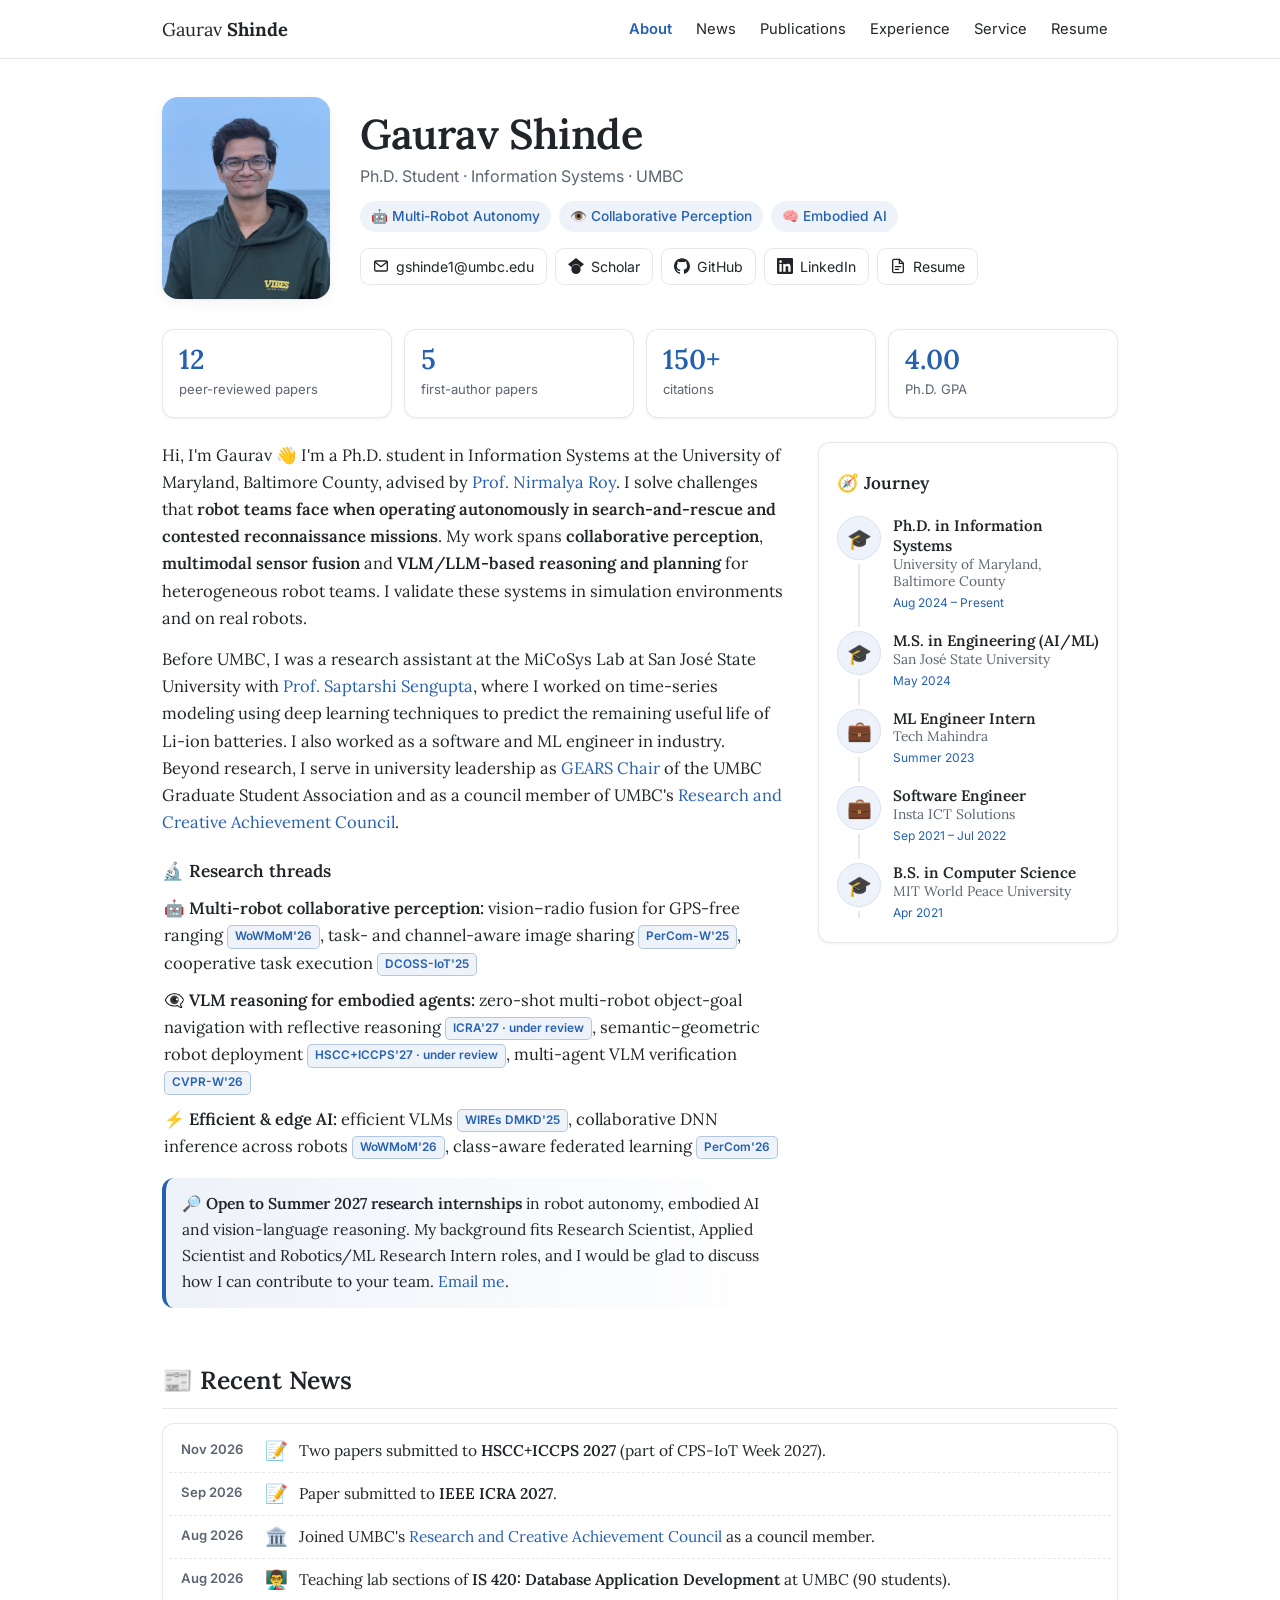
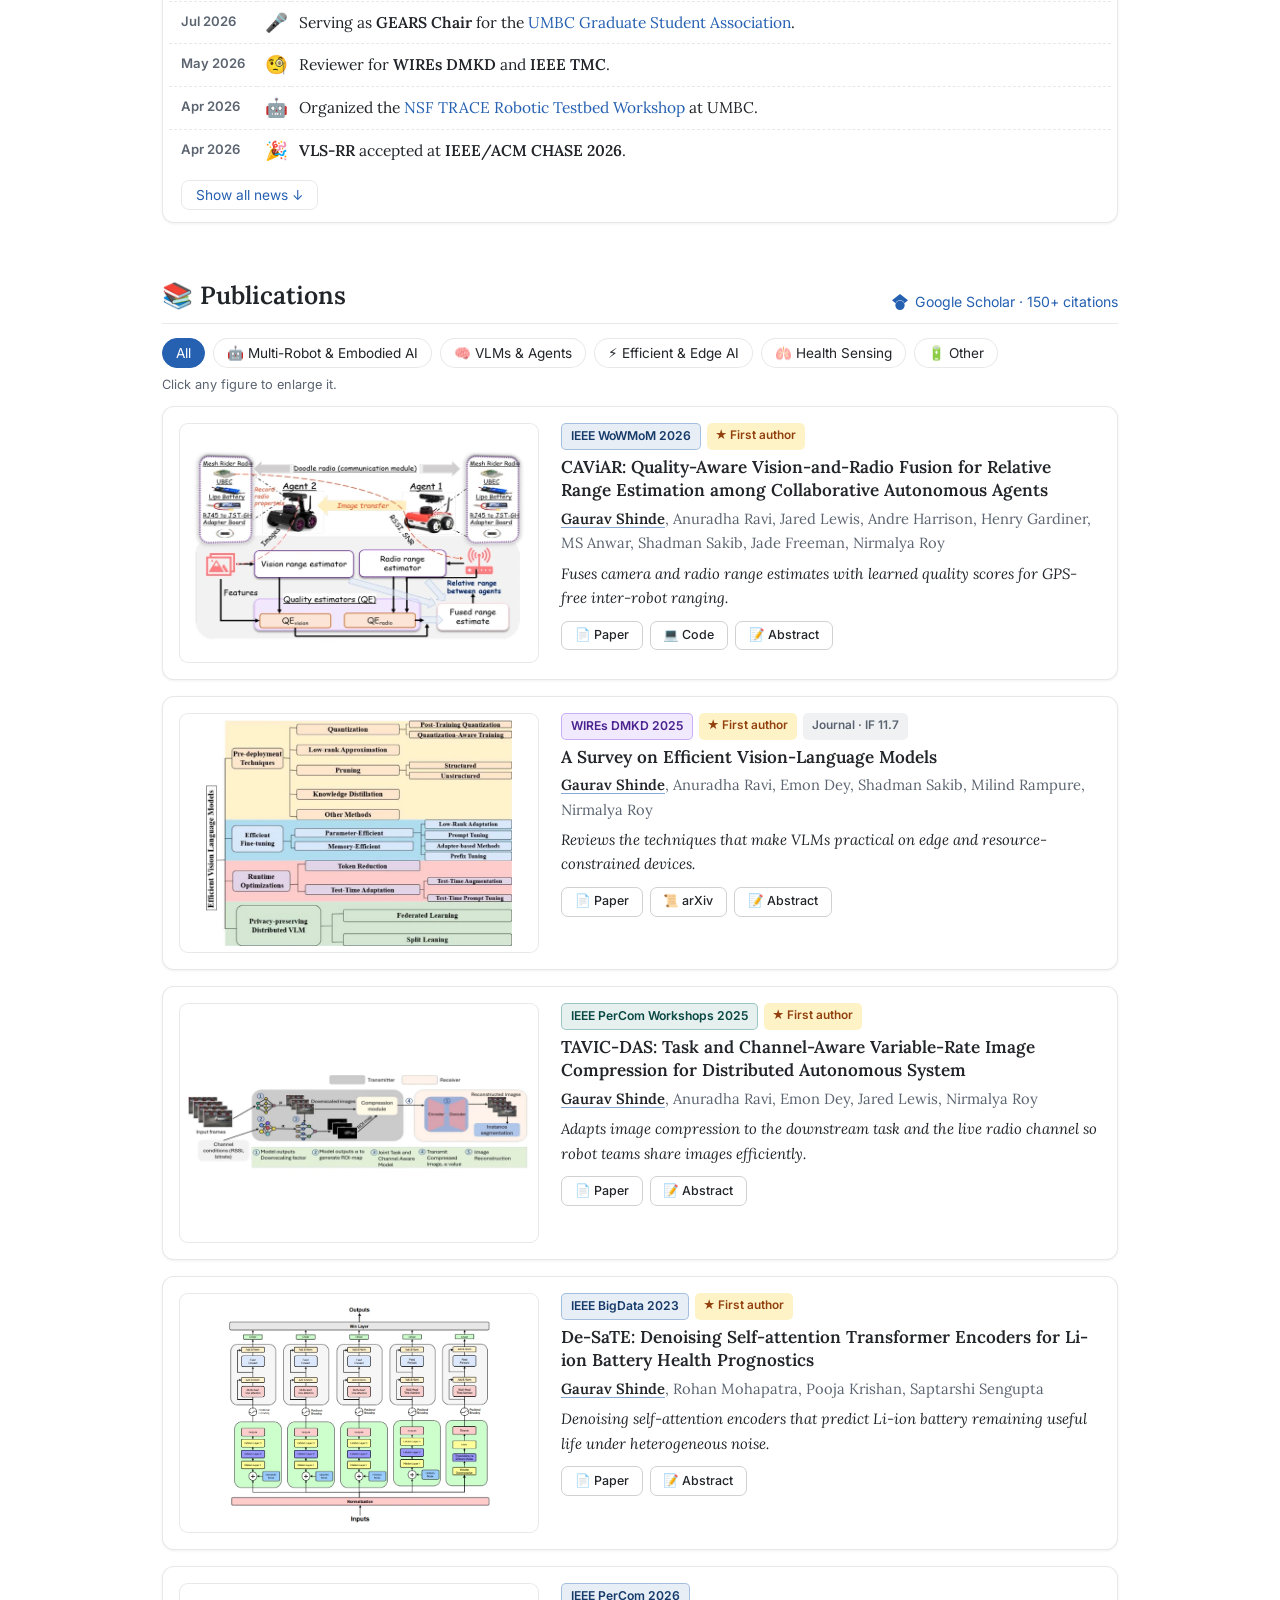
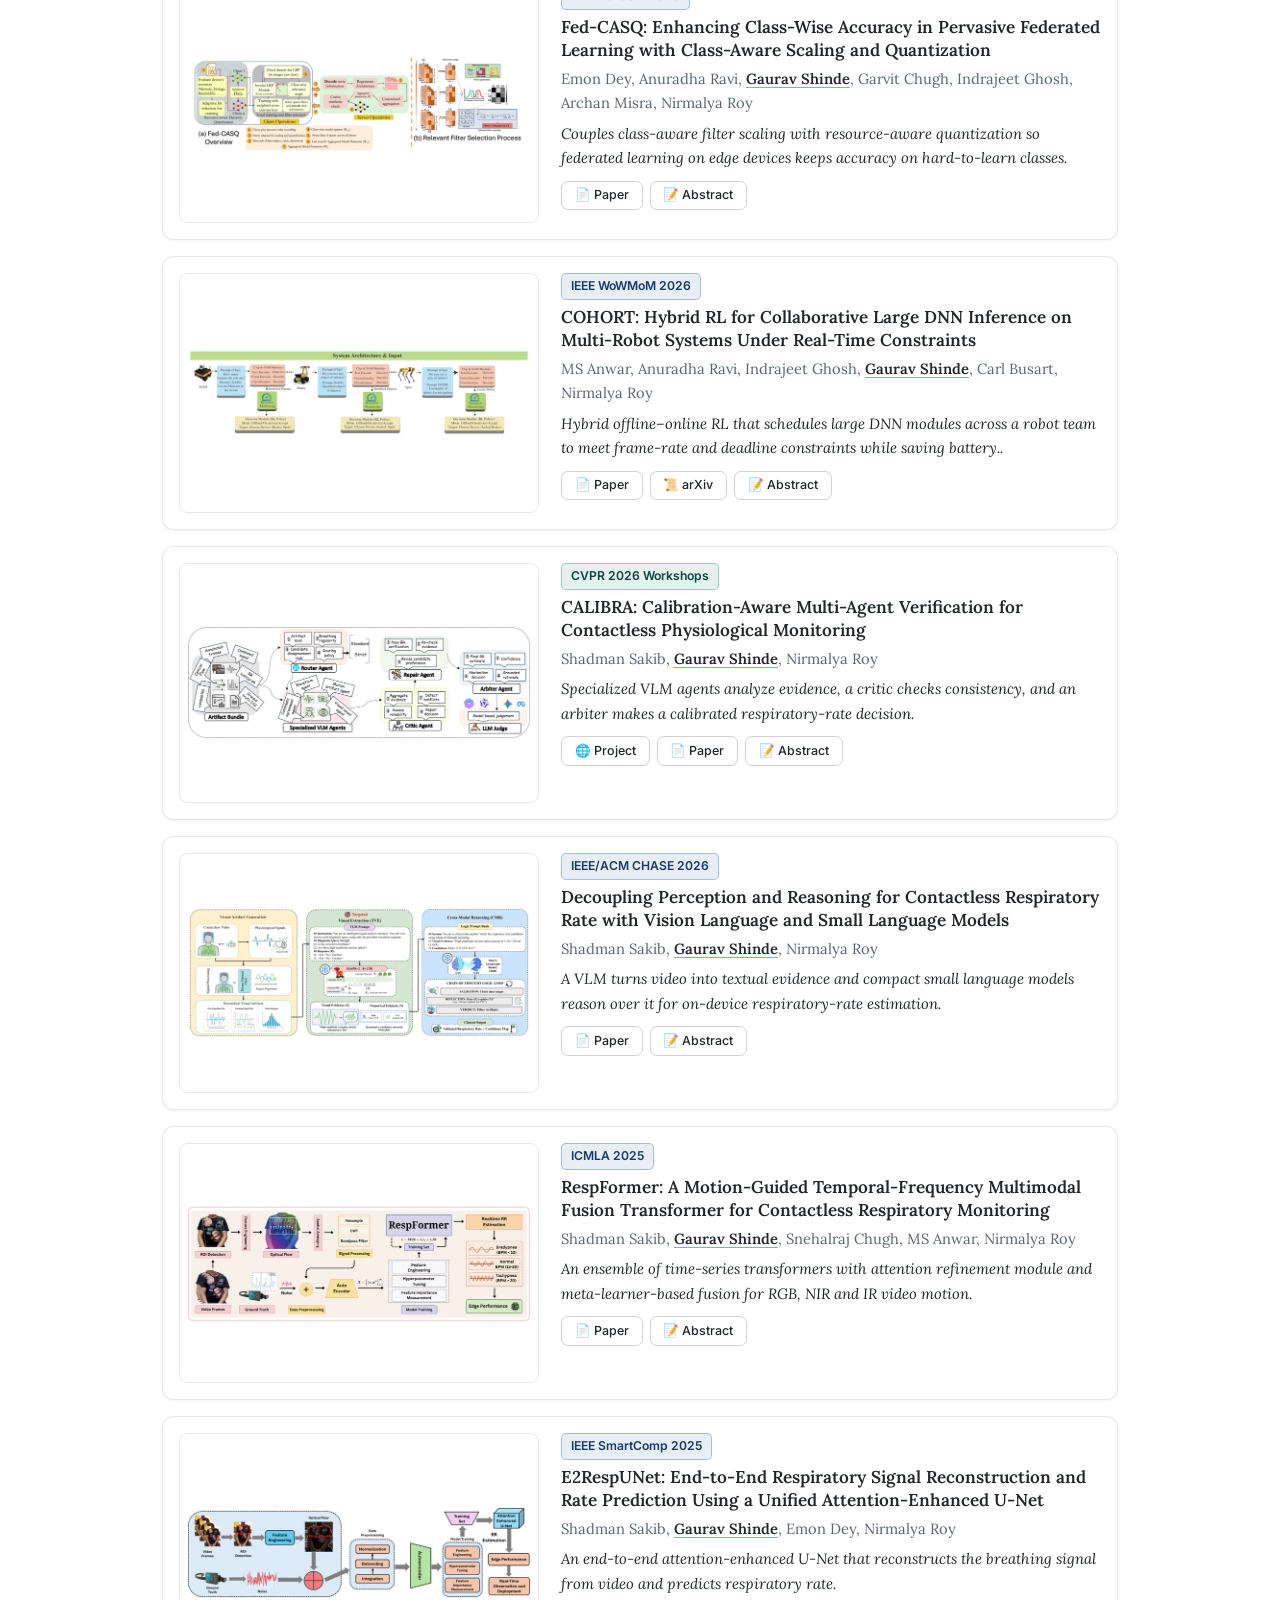
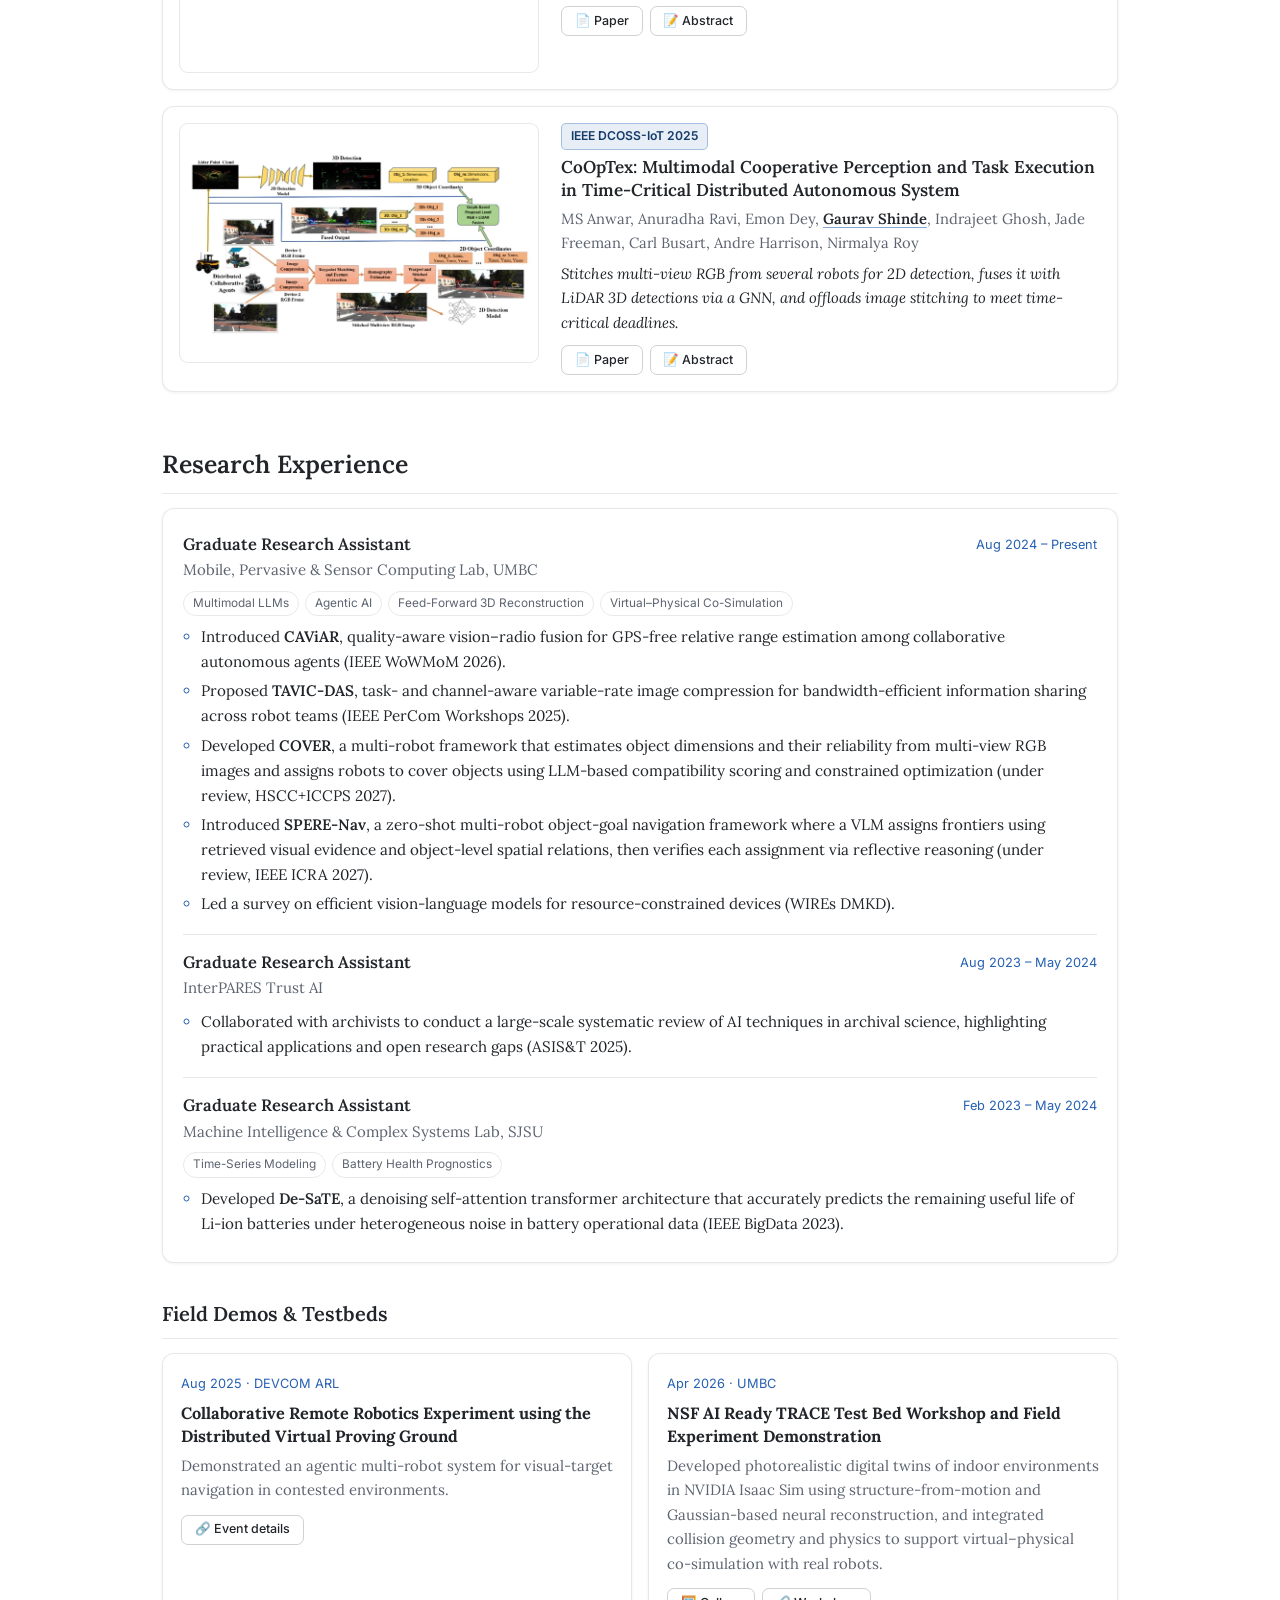
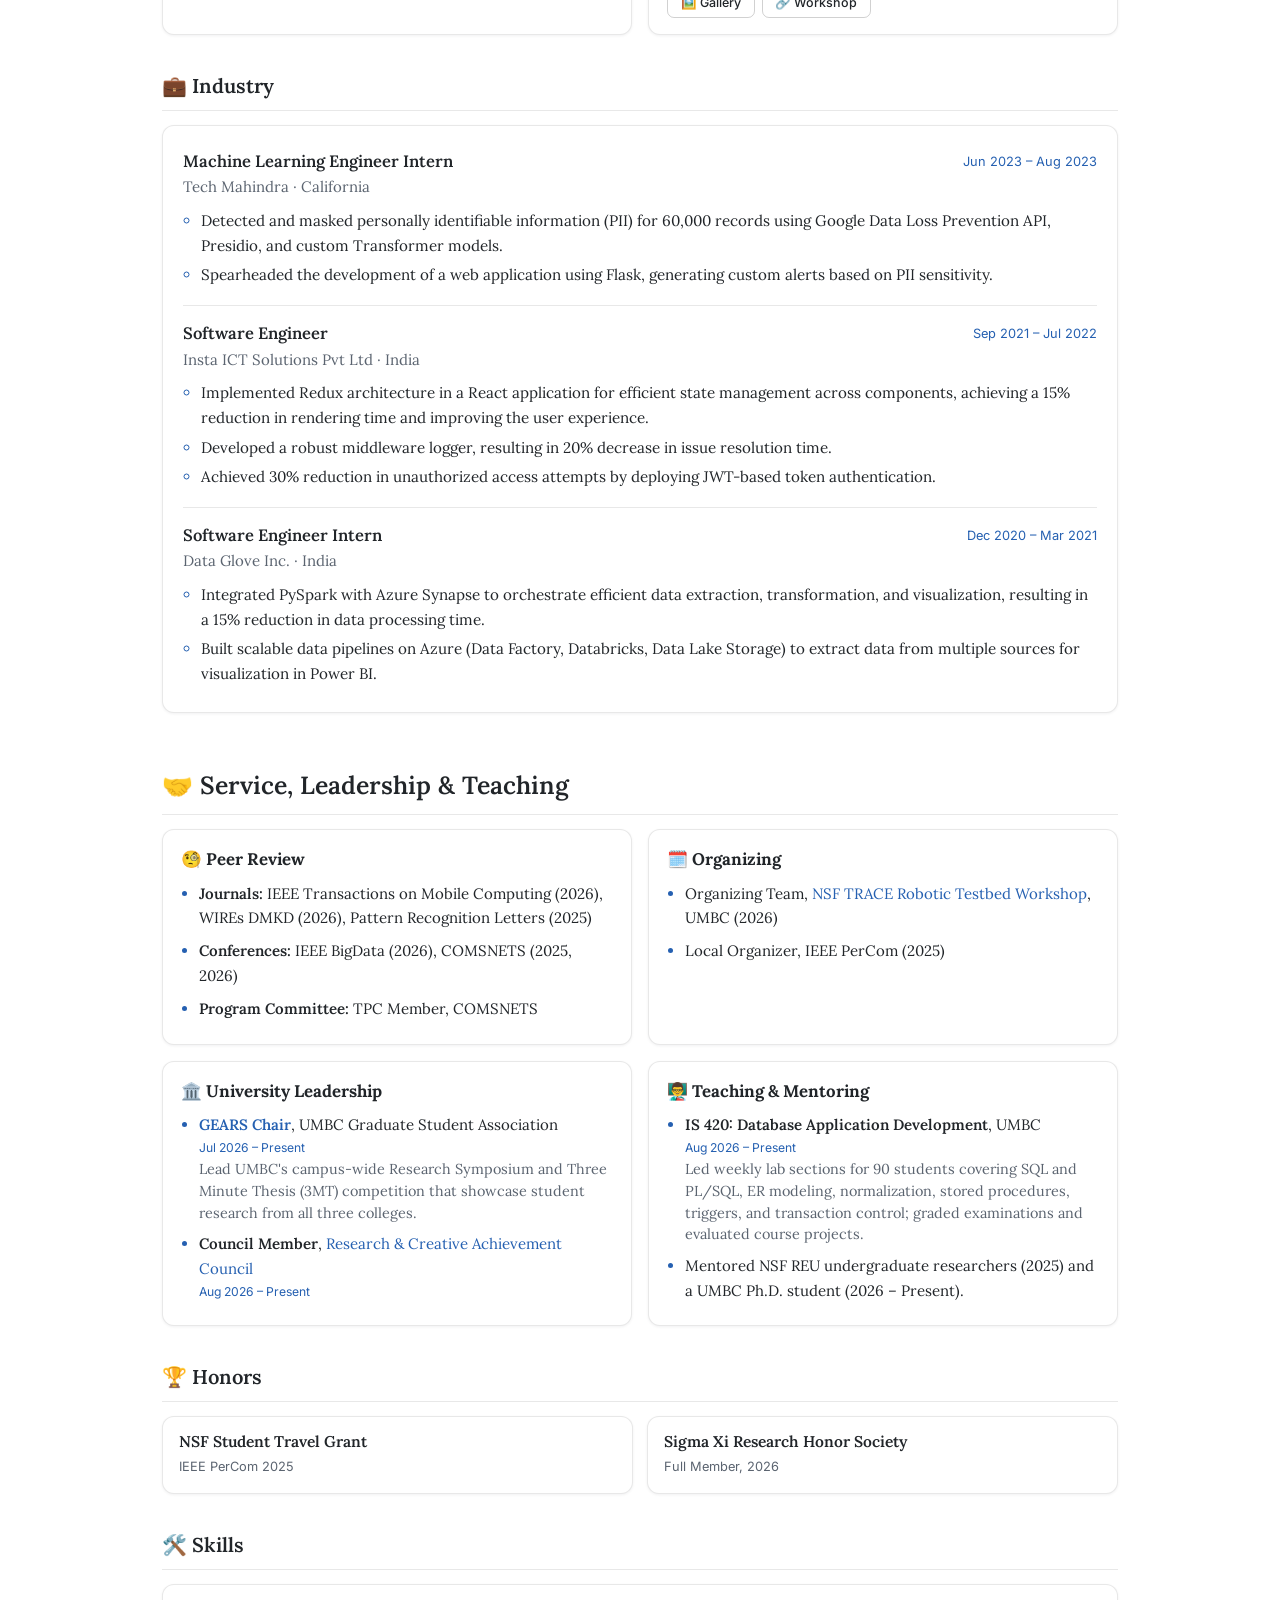
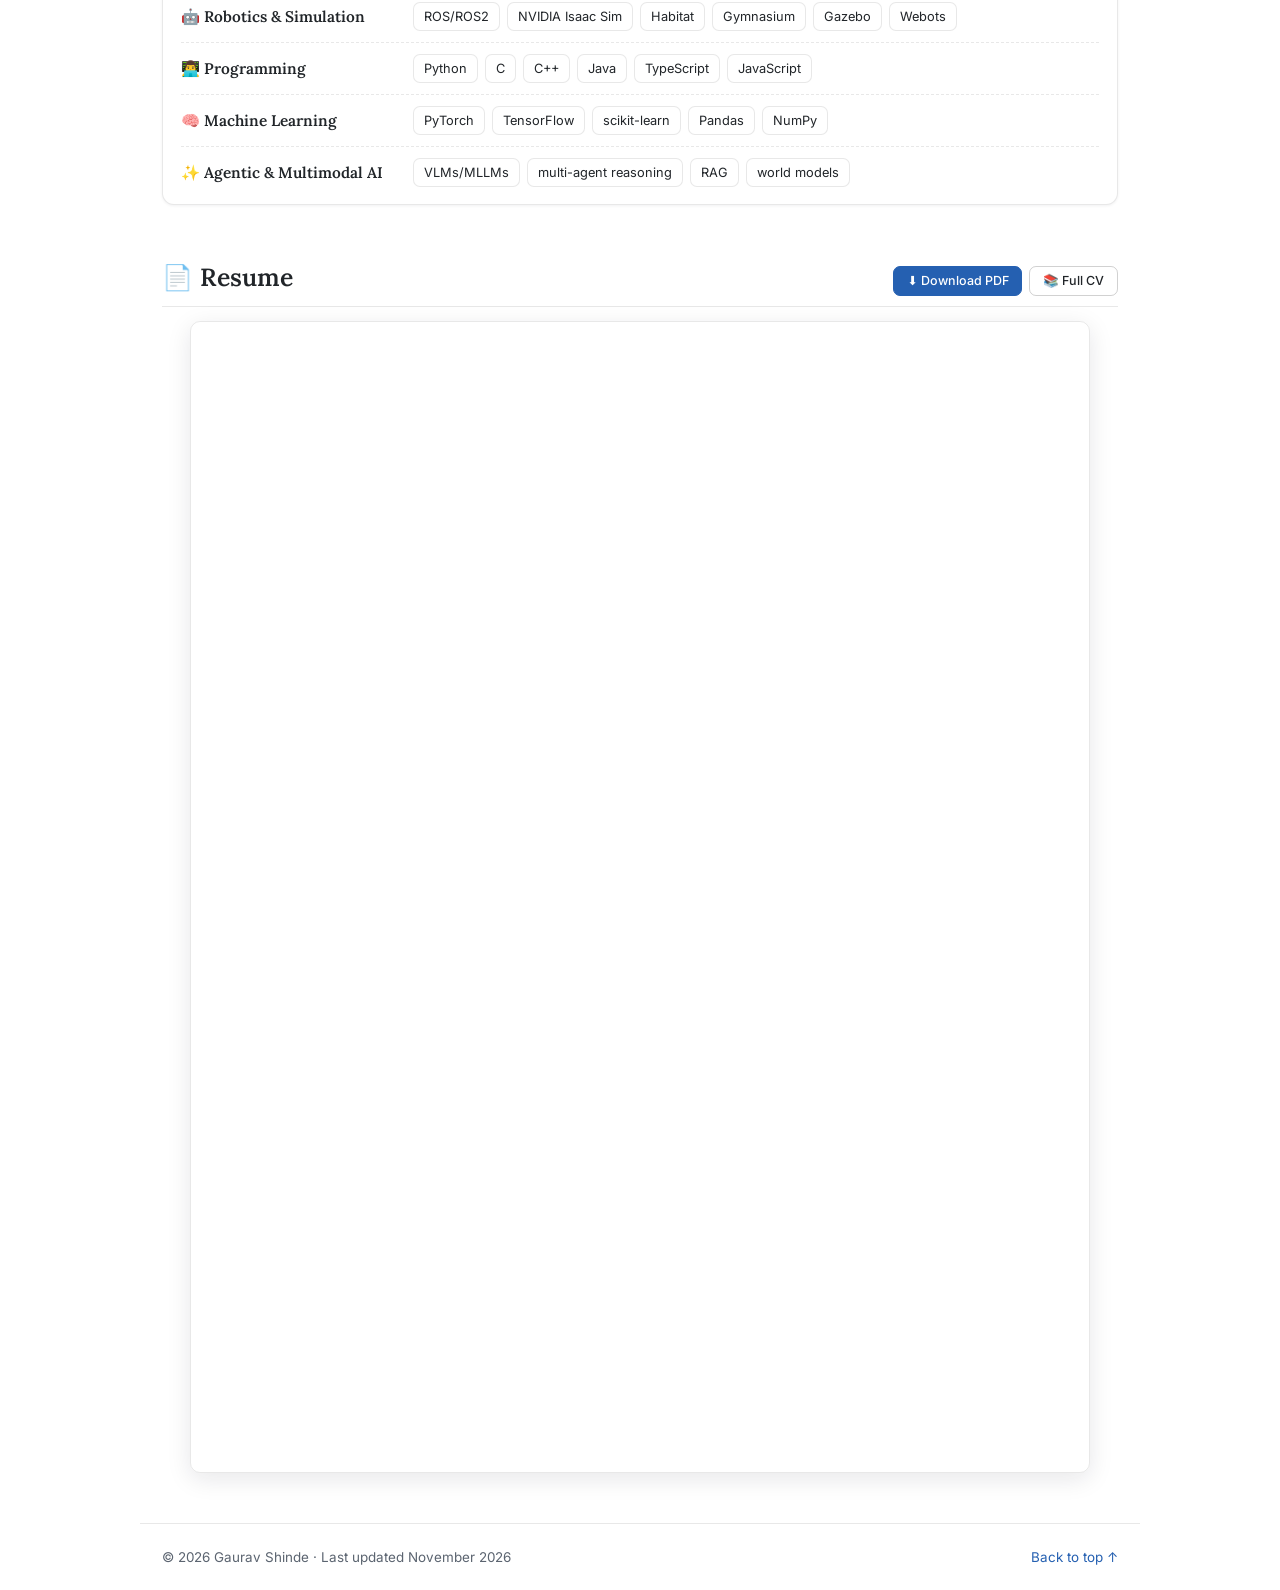
<file: index.html>
<!DOCTYPE html>
<html lang="en">
<head>
<meta charset="utf-8">
<meta name="viewport" content="width=device-width, initial-scale=1">
<title>Gaurav Shinde</title>
<meta name="description" content="Gaurav Shinde — Ph.D. student at UMBC working on multi-robot autonomy, collaborative perception and embodied AI.">
<meta name="author" content="Gaurav Shinde">
<meta property="og:title" content="Gaurav Shinde">
<meta property="og:description" content="Multi-Robot Autonomy · Collaborative Perception · Embodied AI">
<meta property="og:image" content="assets/img/prof_pic.jpg">
<link rel="icon" href="data:image/svg+xml,<svg xmlns=%22http://www.w3.org/2000/svg%22 viewBox=%220 0 100 100%22><text y=%22.9em%22 font-size=%2290%22>🤖</text></svg>">
<link rel="preconnect" href="https://fonts.googleapis.com">
<link rel="preconnect" href="https://fonts.gstatic.com" crossorigin>
<link href="https://fonts.googleapis.com/css2?family=Inter:wght@400;500;600;700&family=Lora:ital,wght@0,400;0,500;0,600;0,700;1,400&display=swap" rel="stylesheet">
<link rel="stylesheet" href="assets/style.css">
</head>
<body>
<header class="nav" id="top">
  <div class="nav-in">
    <a class="brand" href="#about">Gaurav <b>Shinde</b></a>
    <nav id="navlinks">
      <a href="#about" class="active">About</a><a href="#news">News</a><a href="#publications">Publications</a><a href="#experience">Experience</a><a href="#service">Service</a><a href="#resume">Resume</a>
    </nav>
    <button class="icon-btn menu" id="menu" aria-label="Open menu"><svg viewBox="0 0 24 24" fill="none" stroke="currentColor" stroke-width="2" stroke-linecap="round"><path d="M3 6h18M3 12h18M3 18h18"/></svg></button>
  </div>
</header>

<main class="wrap">

<section id="about" class="hero">
  <div class="id-card">
    <img class="avatar" src="assets/img/prof_pic.jpg" alt="Photo of Gaurav Shinde" width="480" height="576">
    <div class="id-text">
      <h1>Gaurav Shinde</h1>
      <p class="role">Ph.D. Student · Information Systems · UMBC</p>
      <p class="tagline"><span>🤖 Multi-Robot Autonomy</span><span>👁️ Collaborative Perception</span><span>🧠 Embodied AI</span></p>
      <div class="socials">
        <a href="mailto:gshinde1@umbc.edu" aria-label="Email"><span class="ico" aria-hidden="true"><svg viewBox="0 0 24 24" fill="none" stroke="currentColor" stroke-width="2" stroke-linecap="round" stroke-linejoin="round"><rect x="2.5" y="4.5" width="19" height="15" rx="2"/><path d="m3 6 9 7 9-7"/></svg></span><span>gshinde1@umbc.edu</span></a>
        <a href="https://scholar.google.com/citations?user=0puSRWQAAAAJ&hl=en" target="_blank" rel="noopener" aria-label="Google Scholar"><span class="ico" aria-hidden="true"><svg viewBox="0 0 24 24" fill="currentColor"><path d="M5.242 13.769 0 9.5 12 0l12 9.5-5.242 4.269C17.548 11.249 14.978 9.5 12 9.5c-2.977 0-5.548 1.748-6.758 4.269zM12 10a7 7 0 1 0 0 14 7 7 0 0 0 0-14z"/></svg></span><span>Scholar</span></a>
        <a href="https://github.com/GauravYS" target="_blank" rel="noopener" aria-label="GitHub"><span class="ico" aria-hidden="true"><svg viewBox="0 0 24 24" fill="currentColor"><path d="M12 .297c-6.63 0-12 5.373-12 12 0 5.303 3.438 9.8 8.205 11.385.6.113.82-.258.82-.577 0-.285-.01-1.04-.015-2.04-3.338.724-4.042-1.61-4.042-1.61C4.422 18.07 3.633 17.7 3.633 17.7c-1.087-.744.084-.729.084-.729 1.205.084 1.838 1.236 1.838 1.236 1.07 1.835 2.809 1.305 3.495.998.108-.776.417-1.305.76-1.605-2.665-.3-5.466-1.332-5.466-5.93 0-1.31.465-2.38 1.235-3.22-.135-.303-.54-1.523.105-3.176 0 0 1.005-.322 3.3 1.23.96-.267 1.98-.399 3-.405 1.02.006 2.04.138 3 .405 2.28-1.552 3.285-1.23 3.285-1.23.645 1.653.24 2.873.12 3.176.765.84 1.23 1.91 1.23 3.22 0 4.61-2.805 5.625-5.475 5.92.42.36.81 1.096.81 2.22 0 1.606-.015 2.896-.015 3.286 0 .315.21.69.825.57C20.565 22.092 24 17.592 24 12.297c0-6.627-5.373-12-12-12"/></svg></span><span>GitHub</span></a>
        <a href="https://www.linkedin.com/in/gauravshinde19/" target="_blank" rel="noopener" aria-label="LinkedIn"><span class="ico" aria-hidden="true"><svg viewBox="0 0 24 24" fill="currentColor"><path d="M20.447 20.452h-3.554v-5.569c0-1.328-.027-3.037-1.852-3.037-1.853 0-2.136 1.445-2.136 2.939v5.667H9.351V9h3.414v1.561h.046c.477-.9 1.637-1.85 3.37-1.85 3.601 0 4.267 2.37 4.267 5.455v6.286zM5.337 7.433a2.064 2.064 0 1 1 0-4.128 2.064 2.064 0 0 1 0 4.128zm1.782 13.019H3.555V9h3.564v11.452zM22.225 0H1.771C.792 0 0 .774 0 1.729v20.542C0 23.227.792 24 1.771 24h20.451C23.2 24 24 23.227 24 22.271V1.729C24 .774 23.2 0 22.222 0h.003z"/></svg></span><span>LinkedIn</span></a>
        <a href="#resume" aria-label="Resume"><span class="ico" aria-hidden="true"><svg viewBox="0 0 24 24" fill="none" stroke="currentColor" stroke-width="2" stroke-linecap="round" stroke-linejoin="round"><path d="M14 2H6a2 2 0 0 0-2 2v16a2 2 0 0 0 2 2h12a2 2 0 0 0 2-2V8z"/><path d="M14 2v6h6M8 13h8M8 17h5"/></svg></span><span>Resume</span></a>
      </div>
    </div>
  </div>

  <div class="stats">
    <div><b>12</b><span>peer-reviewed papers</span></div>
    <div><b>5</b><span>first-author papers</span></div>
    <div><b>150+</b><span>citations</span></div>
    <div><b>4.00</b><span>Ph.D. GPA</span></div>
  </div>

  <div class="about-grid">
    <div class="bio">
      <p>Hi, I'm Gaurav 👋 I'm a Ph.D. student in Information Systems at the University of Maryland, Baltimore County, advised by <a href="https://mpsc.umbc.edu/nroy" target="_blank" rel="noopener">Prof. Nirmalya Roy</a>. I solve challenges that <b>robot teams face when operating autonomously in search-and-rescue and contested reconnaissance missions</b>. My work spans <b>collaborative perception</b>, <b>multimodal sensor fusion</b> and <b>VLM/LLM-based reasoning and planning</b> for heterogeneous robot teams. I validate these systems in simulation environments and on real robots.</p>
      <p>Before UMBC, I was a research assistant at the MiCoSys Lab at San José State University with <a href="https://scholar.google.com/citations?user=k2VqXlUAAAAJ&hl=en" target="_blank" rel="noopener">Prof. Saptarshi Sengupta</a>, where I worked on time-series modeling using deep learning techniques to predict the remaining useful life of Li-ion batteries. I also worked as a software and ML engineer in industry. Beyond research, I serve in university leadership as <a href="https://gears.umbc.edu/" target="_blank" rel="noopener">GEARS Chair</a> of the UMBC Graduate Student Association and as a council member of UMBC's <a href="https://research.umbc.edu/rca-council/" target="_blank" rel="noopener">Research and Creative Achievement Council</a>.</p>
      <h2 class="mini">🔬 Research threads</h2>
      <ul class="threads">
        <li><b>🤖 Multi-robot collaborative perception:</b> vision–radio fusion for GPS-free ranging <span class="tag">WoWMoM'26</span>, task- and channel-aware image sharing <span class="tag">PerCom-W'25</span>, cooperative task execution <span class="tag">DCOSS-IoT'25</span></li>
        <li><b>👁️‍🗨️ VLM reasoning for embodied agents:</b> zero-shot multi-robot object-goal navigation with reflective reasoning <span class="tag rv">ICRA'27 · under review</span>, semantic–geometric robot deployment <span class="tag rv">HSCC+ICCPS'27 · under review</span>, multi-agent VLM verification <span class="tag">CVPR-W'26</span></li>
        <li><b>⚡ Efficient & edge AI:</b> efficient VLMs <span class="tag">WIREs DMKD'25</span>, collaborative DNN inference across robots <span class="tag">WoWMoM'26</span>, class-aware federated learning <span class="tag">PerCom'26</span></li>
      </ul>
      <div class="callout">🔎 <b>Open to Summer 2027 research internships</b> in robot autonomy, embodied AI and vision-language reasoning. My background fits Research Scientist, Applied Scientist and Robotics/ML Research Intern roles, and I would be glad to discuss how I can contribute to your team. <a href="mailto:gshinde1@umbc.edu?subject=Summer%202027%20Research%20Internship">Email me</a>.</div>
    </div>
    <aside class="journey">
      <h2 class="mini">🧭 Journey</h2>
      <ul class="timeline">
<li><span class="logo">🎓</span>
  <div><div class="j-role">Ph.D. in Information Systems</div><div class="j-org">University of Maryland, Baltimore County</div><div class="j-date">Aug 2024 – Present</div></div></li>
<li><span class="logo">🎓</span>
  <div><div class="j-role">M.S. in Engineering (AI/ML)</div><div class="j-org">San José State University</div><div class="j-date">May 2024</div></div></li>
<li><span class="logo">💼</span>
  <div><div class="j-role">ML Engineer Intern</div><div class="j-org">Tech Mahindra</div><div class="j-date">Summer 2023</div></div></li>
<li><span class="logo">💼</span>
  <div><div class="j-role">Software Engineer</div><div class="j-org">Insta ICT Solutions</div><div class="j-date">Sep 2021 – Jul 2022</div></div></li>
<li><span class="logo">🎓</span>
  <div><div class="j-role">B.S. in Computer Science</div><div class="j-org">MIT World Peace University</div><div class="j-date">Apr 2021</div></div></li>
      </ul>
    </aside>
  </div>
</section>

<section id="news">
  <h2 class="sec">📰 Recent News</h2>
  <div class="card news">
    <table><tbody>
<tr><th scope="row">Nov 2026</th><td class="em">📝</td><td>Two papers submitted to <b>HSCC+ICCPS 2027</b> (part of CPS-IoT Week 2027).</td></tr>
<tr><th scope="row">Sep 2026</th><td class="em">📝</td><td>Paper submitted to <b>IEEE ICRA 2027</b>.</td></tr>
<tr><th scope="row">Aug 2026</th><td class="em">🏛️</td><td>Joined UMBC's <a href="https://research.umbc.edu/rca-council/" target="_blank" rel="noopener">Research and Creative Achievement Council</a> as a council member.</td></tr>
<tr><th scope="row">Aug 2026</th><td class="em">👨‍🏫</td><td>Teaching lab sections of <b>IS 420: Database Application Development</b> at UMBC (90 students).</td></tr>
<tr><th scope="row">Jul 2026</th><td class="em">🎤</td><td>Serving as <b>GEARS Chair</b> for the <a href="https://gsa.umbc.edu/committee-chairs/" target="_blank" rel="noopener">UMBC Graduate Student Association</a>.</td></tr>
<tr><th scope="row">May 2026</th><td class="em">🧐</td><td>Reviewer for <b>WIREs DMKD</b> and <b>IEEE TMC</b>.</td></tr>
<tr><th scope="row">Apr 2026</th><td class="em">🤖</td><td>Organized the <a href="https://cypress.umbc.edu/testbed/trace/trace_workshop_sp26/" target="_blank" rel="noopener">NSF TRACE Robotic Testbed Workshop</a> at UMBC.</td></tr>
<tr><th scope="row">Apr 2026</th><td class="em">🎉</td><td><b>VLS-RR</b> accepted at <b>IEEE/ACM CHASE 2026</b>.</td></tr>
<tr class="more"><th scope="row">Mar 2026</th><td class="em">🎉</td><td><b>CALIBRA</b> accepted at the <b>CVPR 2026 GRAIL-V Workshop</b>.</td></tr>
<tr class="more"><th scope="row">Mar 2026</th><td class="em">🎉</td><td><b>CAViAR</b> and <b>COHORT</b> accepted at <b>IEEE WoWMoM 2026</b>.</td></tr>
<tr class="more"><th scope="row">Jan 2026</th><td class="em">🏅</td><td>Inducted as a full member of the <b>Sigma Xi</b> Research Honor Society.</td></tr>
<tr class="more"><th scope="row">Dec 2025</th><td class="em">🎉</td><td><b>Fed-CASQ</b> accepted at <b>IEEE PerCom 2026</b>.</td></tr>
<tr class="more"><th scope="row">Sep 2025</th><td class="em">✅</td><td>Passed my Ph.D. comprehensive exam.</td></tr>
<tr class="more"><th scope="row">Sep 2025</th><td class="em">🎉</td><td><b>RespFormer</b> accepted at <b>ICMLA</b>.</td></tr>
<tr class="more"><th scope="row">Sep 2025</th><td class="em">🧐</td><td>Reviewer for <b>Pattern Recognition Letters</b>.</td></tr>
<tr class="more"><th scope="row">Aug 2025</th><td class="em">🧑‍⚖️</td><td>TPC member for <b>COMSNETS</b>.</td></tr>
<tr class="more"><th scope="row">Aug 2025</th><td class="em">🛰️</td><td>Demonstrated <a href="https://artiamas.umd.edu/2137-2/" target="_blank" rel="noopener">remote multi-robot experimentation</a> at Graces Quarters (DEVCOM ARL, ArtiAMAS).</td></tr>
<tr class="more"><th scope="row">Jun 2025</th><td class="em">📚</td><td><b>Efficient VLM Survey</b> accepted at <b>WIREs DMKD</b>.</td></tr>
<tr class="more"><th scope="row">Apr 2025</th><td class="em">🎉</td><td><b>E2RespUNet</b> accepted at <b>IEEE SmartComp</b> and <b>CoOpTex</b> at <b>IEEE DCOSS-IoT</b>.</td></tr>
<tr class="more"><th scope="row">Mar 2025</th><td class="em">✈️</td><td>Awarded an <b>NSF Student Travel Grant</b> for IEEE PerCom 2025.</td></tr>
<tr class="more"><th scope="row">Jan 2025</th><td class="em">🎉</td><td><b>TAVIC-DAS</b> accepted at the <b>IEEE PerCom 2025 Workshops</b>.</td></tr>
<tr class="more"><th scope="row">Aug 2024</th><td class="em">🎓</td><td>Joined <b>UMBC</b> as a Ph.D. student.</td></tr>
    </tbody></table>
    <button class="more-btn" id="news-more" aria-expanded="false">Show all news ↓</button>
  </div>
</section>

<section id="publications">
  <div class="sec-row">
    <h2 class="sec">📚 Publications</h2>
    <a class="scholar-link" href="https://scholar.google.com/citations?user=0puSRWQAAAAJ&hl=en" target="_blank" rel="noopener"><span class="ico" aria-hidden="true"><svg viewBox="0 0 24 24" fill="currentColor"><path d="M5.242 13.769 0 9.5 12 0l12 9.5-5.242 4.269C17.548 11.249 14.978 9.5 12 9.5c-2.977 0-5.548 1.748-6.758 4.269zM12 10a7 7 0 1 0 0 14 7 7 0 0 0 0-14z"/></svg></span> Google Scholar · 150+ citations</a>
  </div>
  <div class="filters" role="tablist">
    <button class="filter on" data-f="all">All</button><button class="filter" data-f="robots">🤖 Multi-Robot & Embodied AI</button><button class="filter" data-f="vlm">🧠 VLMs & Agents</button><button class="filter" data-f="efficient">⚡ Efficient & Edge AI</button><button class="filter" data-f="health">🫁 Health Sensing</button><button class="filter" data-f="other">🔋 Other</button>
  </div>
  <p class="hint">Click any figure to enlarge it.</p>
  <ol class="pubs">
<li class="pub" data-cats="robots">
  <button class="thumb" data-full="assets/img/papers/caviar.webp" data-caption="CAViAR: Quality-Aware Vision-and-Radio Fusion for Relative Range Estimation among Collaborative Autonomous Agents" aria-label="Enlarge figure"><img src="assets/img/papers/caviar_thumb.webp" alt="CAViAR architecture" width="600" height="348"><span class="zoom"><svg viewBox="0 0 24 24" fill="none" stroke="currentColor" stroke-width="2" stroke-linecap="round" stroke-linejoin="round"><path d="M15 3h6v6M9 21H3v-6M21 3l-7 7M3 21l7-7"/></svg></span></button>
  <div class="pub-body">
    <div class="pub-badges"><span class="venue-chip" style="--venue:#2560B1">IEEE WoWMoM 2026</span><span class="badge first">★ First author</span></div>
    <h3 class="pub-title">CAViAR: Quality-Aware Vision-and-Radio Fusion for Relative Range Estimation among Collaborative Autonomous Agents</h3>
    <p class="authors"><strong class="me">Gaurav Shinde</strong>, Anuradha Ravi, Jared Lewis, Andre Harrison, Henry Gardiner, MS Anwar, Shadman Sakib, Jade Freeman, Nirmalya Roy</p>
    <p class="tldr">Fuses camera and radio range estimates with learned quality scores for GPS-free inter-robot ranging.</p>
    <div class="links"><a class="btn" href="https://ieeexplore.ieee.org/abstract/document/11617631" target="_blank" rel="noopener">📄 Paper</a><a class="btn" href="https://github.com/GauravYS/CAViAR" target="_blank" rel="noopener">💻 Code</a><button class="btn" data-toggle="abs-caviar" aria-expanded="false">📝 Abstract</button></div>
    <div class="abstract" id="abs-caviar" hidden><p>In mission-critical scenarios, autonomous agents often operate in GPS-denied or GPS-degraded environments, making it challenging to localize agents relative to themselves and objects of interest (e.g., potential cover) or adversarial robots. While vision- and radiobased modalities have individually been used to estimate relative ranges between agents and surrounding objects, each modality suffers from inherent limitations. Vision-based range estimation degrades significantly under low image overlap, partial visibility, or when an agent is too close to an object, resulting in effective zoom-in and loss of geometric context. Conversely, radio-based ranging is susceptible to multipath interference, signal fading, and environmental variability, which can substantially reduce range accuracy and reliability. To address these challenges, we introduce CAViAR, a quality-aware multimodal fusion framework for accurate relative range estimation among collaborative autonomous agents. CAViAR assigns modality-specific reliability scores and performs statistical fusion to adaptively weigh vision and radio inputs based on their estimated quality. The framework employs modality-specific quality estimators augmented with temporal features and integrates MBConv blocks to enable efficient feature processing on resource-constrained robotic platforms. We validate CAViAR on ROSbot 2 and ROSbot 2 Pro platforms using an in-house dataset collected across diverse indoor and outdoor environments. Experimental results demonstrate that our approach outperforms single-modality baselines by approximately 21% over vision-only and 36% over radio-only range estimates. Moreover, CAViAR adapts robustly to variations in scene structure, viewpoint overlap, and occlusions without requiring fine-tuning on new environments, highlighting its practicality for real-world deployment.</p></div>
  </div>
</li><li class="pub" data-cats="vlm efficient">
  <button class="thumb" data-full="assets/img/papers/survey.webp" data-caption="A Survey on Efficient Vision-Language Models" aria-label="Enlarge figure"><img src="assets/img/papers/survey_thumb.webp" alt="A Survey on Efficient Vision-Language Models architecture" width="600" height="444"><span class="zoom"><svg viewBox="0 0 24 24" fill="none" stroke="currentColor" stroke-width="2" stroke-linecap="round" stroke-linejoin="round"><path d="M15 3h6v6M9 21H3v-6M21 3l-7 7M3 21l7-7"/></svg></span></button>
  <div class="pub-body">
    <div class="pub-badges"><span class="venue-chip" style="--venue:#7C3AED">WIREs DMKD 2025</span><span class="badge first">★ First author</span><span class="badge">Journal · IF 11.7</span></div>
    <h3 class="pub-title">A Survey on Efficient Vision-Language Models</h3>
    <p class="authors"><strong class="me">Gaurav Shinde</strong>, Anuradha Ravi, Emon Dey, Shadman Sakib, Milind Rampure, Nirmalya Roy</p>
    <p class="tldr">Reviews the techniques that make VLMs practical on edge and resource-constrained devices.</p>
    <div class="links"><a class="btn" href="https://wires.onlinelibrary.wiley.com/doi/10.1002/widm.70036" target="_blank" rel="noopener">📄 Paper</a><a class="btn" href="https://arxiv.org/abs/2504.09724" target="_blank" rel="noopener">📜 arXiv</a><button class="btn" data-toggle="abs-survey" aria-expanded="false">📝 Abstract</button></div>
    <div class="abstract" id="abs-survey" hidden><p>Vision-language models (VLMs) integrate visual and textual information, enabling a wide range of applications such as image captioning and visual question answering, making them crucial for modern AI systems. However, their high computational demands pose challenges for real-time applications. This has led to a growing focus on developing efficient vision-language models. In this survey, we review key techniques for optimizing VLMs on edge and resource-constrained devices. We also explore compact VLM architectures, frameworks, and provide detailed insights into the performance–memory trade-offs of efficient VLMs. Furthermore, we establish a GitHub repository at MPSC-GitHub to compile all surveyed papers, which we will actively update. Our objective is to foster deeper research in this area.</p></div>
  </div>
</li><li class="pub" data-cats="robots efficient">
  <button class="thumb" data-full="assets/img/papers/tavic.webp" data-caption="TAVIC-DAS: Task and Channel-Aware Variable-Rate Image Compression for Distributed Autonomous System" aria-label="Enlarge figure"><img src="assets/img/papers/tavic_thumb.webp" alt="TAVIC-DAS architecture" width="600" height="171"><span class="zoom"><svg viewBox="0 0 24 24" fill="none" stroke="currentColor" stroke-width="2" stroke-linecap="round" stroke-linejoin="round"><path d="M15 3h6v6M9 21H3v-6M21 3l-7 7M3 21l7-7"/></svg></span></button>
  <div class="pub-body">
    <div class="pub-badges"><span class="venue-chip" style="--venue:#0F766E">IEEE PerCom Workshops 2025</span><span class="badge first">★ First author</span></div>
    <h3 class="pub-title">TAVIC-DAS: Task and Channel-Aware Variable-Rate Image Compression for Distributed Autonomous System</h3>
    <p class="authors"><strong class="me">Gaurav Shinde</strong>, Anuradha Ravi, Emon Dey, Jared Lewis, Nirmalya Roy</p>
    <p class="tldr">Adapts image compression to the downstream task and the live radio channel so robot teams share images efficiently.</p>
    <div class="links"><a class="btn" href="https://ieeexplore.ieee.org/abstract/document/11038574" target="_blank" rel="noopener">📄 Paper</a><button class="btn" data-toggle="abs-tavic" aria-expanded="false">📝 Abstract</button></div>
    <div class="abstract" id="abs-tavic" hidden><p>In network-constrained environments, distributed multi-agent systems—such as UGVs and UAVs—must communicate effectively to support computationally demanding scene perception tasks like semantic and instance segmentation. These tasks are challenging because they require high accuracy even when using low-quality images, and the network limitations restrict the amount of data that can be transmitted between agents. To overcome the above challenges, we propose TAVIC-DAS to perform a task and channel-aware variable-rate image compression to enable distributed task execution and minimize communication latency by transmitting compressed images. TAVIC-DAS proposes a novel image compression and decompression framework (distributed across agents) that integrates channel parameters such as RSSI and data rate into a task-specific "semantic segmentation" DNN to generate masks representing the object of interest in the scene (ROI maps) by determining a high pixel density needed to represent objects of interest and low density to represents surrounding pixels within an image. Additionally, to accommodate agents with limited computational resources, TAVIC-DAS incorporates resource-aware model quantization. We evaluated TAVIC-DAS on platforms such as ROSMaster X3 and Jetson Xavier, which communicated using a low-frequency proprietary Doodle radio operating at 915 MHz. The experimental results show that TAVIC-DAS achieves approximately 7.62% higher PSNR and is about 6.39% more resource efficient compared to state-of-the-art techniques.</p></div>
  </div>
</li><li class="pub" data-cats="other">
  <button class="thumb" data-full="assets/img/papers/desate.webp" data-caption="De-SaTE: Denoising Self-attention Transformer Encoders for Li-ion Battery Health Prognostics" aria-label="Enlarge figure"><img src="assets/img/papers/desate_thumb.webp" alt="De-SaTE architecture" width="600" height="500"><span class="zoom"><svg viewBox="0 0 24 24" fill="none" stroke="currentColor" stroke-width="2" stroke-linecap="round" stroke-linejoin="round"><path d="M15 3h6v6M9 21H3v-6M21 3l-7 7M3 21l7-7"/></svg></span></button>
  <div class="pub-body">
    <div class="pub-badges"><span class="venue-chip" style="--venue:#2560B1">IEEE BigData 2023</span><span class="badge first">★ First author</span></div>
    <h3 class="pub-title">De-SaTE: Denoising Self-attention Transformer Encoders for Li-ion Battery Health Prognostics</h3>
    <p class="authors"><strong class="me">Gaurav Shinde</strong>, Rohan Mohapatra, Pooja Krishan, Saptarshi Sengupta</p>
    <p class="tldr">Denoising self-attention encoders that predict Li-ion battery remaining useful life under heterogeneous noise.</p>
    <div class="links"><a class="btn" href="https://ieeexplore.ieee.org/abstract/document/10386134" target="_blank" rel="noopener">📄 Paper</a><button class="btn" data-toggle="abs-desate" aria-expanded="false">📝 Abstract</button></div>
    <div class="abstract" id="abs-desate" hidden><p>The usage of Lithium-ion (Li-ion) batteries has gained widespread popularity across various industries, from powering portable electronic devices to propelling electric vehicles and supporting energy storage systems. A central challenge in Li-ion battery reliability lies in accurately predicting their Remaining Useful Life (RUL), which is a critical measure for proactive maintenance and predictive analytics. This study presents a novel approach that harnesses the power of multiple denoising modules, each trained to address specific types of noise commonly encountered in battery data. Specifically, a denoising auto-encoder and a wavelet denoiser are used to generate encoded/decomposed representations, which are subsequently processed through dedicated self-attention transformer encoders. After extensive experimentation on NASA and CALCE data, a broad spectrum of health indicator values are estimated under a set of diverse noise patterns. The reported error metrics on these data are on par with or better than the state-of-the-art reported in recent literature.</p></div>
  </div>
</li><li class="pub" data-cats="efficient">
  <button class="thumb" data-full="assets/img/papers/fedcasq.webp" data-caption="Fed-CASQ: Enhancing Class-Wise Accuracy in Pervasive Federated Learning with Class-Aware Scaling and Quantization" aria-label="Enlarge figure"><img src="assets/img/papers/fedcasq_thumb.webp" alt="Fed-CASQ architecture" width="600" height="166"><span class="zoom"><svg viewBox="0 0 24 24" fill="none" stroke="currentColor" stroke-width="2" stroke-linecap="round" stroke-linejoin="round"><path d="M15 3h6v6M9 21H3v-6M21 3l-7 7M3 21l7-7"/></svg></span></button>
  <div class="pub-body">
    <div class="pub-badges"><span class="venue-chip" style="--venue:#2560B1">IEEE PerCom 2026</span></div>
    <h3 class="pub-title">Fed-CASQ: Enhancing Class-Wise Accuracy in Pervasive Federated Learning with Class-Aware Scaling and Quantization</h3>
    <p class="authors">Emon Dey, Anuradha Ravi, <strong class="me">Gaurav Shinde</strong>, Garvit Chugh, Indrajeet Ghosh, Archan Misra, Nirmalya Roy</p>
    <p class="tldr">Couples class-aware filter scaling with resource-aware quantization so federated learning on edge devices keeps accuracy on hard-to-learn classes.</p>
    <div class="links"><a class="btn" href="https://ieeexplore.ieee.org/abstract/document/11524552" target="_blank" rel="noopener">📄 Paper</a><button class="btn" data-toggle="abs-fedcasq" aria-expanded="false">📝 Abstract</button></div>
    <div class="abstract" id="abs-fedcasq" hidden><p>Federated Learning (FL) enables collaborative machine learning across decentralized devices and data sources, but resource constraints on pervasive devices necessitate efficient model compression. Existing approaches, such as quantization for on-device training, often degrade accuracy, especially for classes that are difficult to learn due to imbalance, poor-quality samples, or inherent complexity. This results in persistent accuracy gaps across classes. We propose Fed-CASQ's a novel framework that couples class-aware strategies into the quantization process to jointly improve efficiency and accuracy in pervasive FL. Unlike prior works that address quantization and imbalance separately, Fed-CASQ adaptively selects quantization levels based on device resources and leverages Layer-wise Relevance Propagation (LRP) to assess class-relevant convolutional neural network (CNN) filters on the client side. An adaptive weight scaling mechanism is then applied to amplify critical information for low-accuracy classes before aggregation. At the server, a complementary novel aggregation strategy mitigates global imbalance across clients, ensuring that underperforming classes receive proportional attention during model updates. We theoretically establish that Fed-CASQ achieves a convergence rate of O(κ∗σ^∗δ^T√) under non-convex settings. We empirically establish that quantization directly influences the performance of under sampled (minority) classes. Experimental results further show that Fed-CASQ substantially narrows the performance gap for low-accuracy classes, improving their accuracy by ≈30%, while reducing training latency by over 56% on resource-constrained pervasive devices.</p></div>
  </div>
</li><li class="pub" data-cats="robots efficient">
  <button class="thumb" data-full="assets/img/papers/cohort.webp" data-caption="COHORT: Hybrid RL for Collaborative Large DNN Inference on Multi-Robot Systems Under Real-Time Constraints" aria-label="Enlarge figure"><img src="assets/img/papers/cohort_thumb.webp" alt="COHORT architecture" width="600" height="157"><span class="zoom"><svg viewBox="0 0 24 24" fill="none" stroke="currentColor" stroke-width="2" stroke-linecap="round" stroke-linejoin="round"><path d="M15 3h6v6M9 21H3v-6M21 3l-7 7M3 21l7-7"/></svg></span></button>
  <div class="pub-body">
    <div class="pub-badges"><span class="venue-chip" style="--venue:#2560B1">IEEE WoWMoM 2026</span></div>
    <h3 class="pub-title">COHORT: Hybrid RL for Collaborative Large DNN Inference on Multi-Robot Systems Under Real-Time Constraints</h3>
    <p class="authors">MS Anwar, Anuradha Ravi, Indrajeet Ghosh, <strong class="me">Gaurav Shinde</strong>, Carl Busart, Nirmalya Roy</p>
    <p class="tldr">Hybrid offline–online RL that schedules large DNN modules across a robot team to meet frame-rate and deadline constraints while saving battery..</p>
    <div class="links"><a class="btn" href="https://ieeexplore.ieee.org/document/11617559" target="_blank" rel="noopener">📄 Paper</a><a class="btn" href="https://arxiv.org/abs/2603.10436" target="_blank" rel="noopener">📜 arXiv</a><button class="btn" data-toggle="abs-cohort" aria-expanded="false">📝 Abstract</button></div>
    <div class="abstract" id="abs-cohort" hidden><p>Large deep neural networks (DNNs), especially transformer-based and multimodal architectures, are computationally demanding and challenging to deploy on resource-constrained edge platforms like field robots. These challenges intensify in mission-critical scenarios (e.g., disaster response), where robots must collaborate under tight constraints on bandwidth, latency, and battery life, often without infrastructure or server support. To address these limitations, we present COHORT, a collaborative DNN inference and task-execution framework for multi-robot systems built on the Robotic Operating System (ROS). COHORT employs a hybrid offline-online reinforcement learning (RL) strategy to dynamically schedule and distribute DNN module execution across robots. Our key contributions are threefold: (a) Offline RL policy learning combined with Advantage-Weighted Regression (AWR), trained on auction-based task allocation data from heterogeneous DNN workloads across distributed robots, (b) Online policy adaptation via Multi-Agent PPO (MAPPO), initialized from the offline policy and fine-tuned in real time, and (c) comprehensive evaluation of COHORT on vision-language model (VLM) inference tasks such as CLIP and SAM, analyzing scalability with increasing robot/workload and robustness under. We benchmark COHORT against genetic algorithms and multiple RL baselines. Experimental results demonstrate that COHORT reduces battery consumption by 15.4%, and increases GPU utilization by 51.67%, while satisfying frame-rate and deadline constraints 2.55× of the time.</p></div>
  </div>
</li><li class="pub" data-cats="vlm health">
  <button class="thumb" data-full="assets/img/papers/calibra.webp" data-caption="CALIBRA: Calibration-Aware Multi-Agent Verification for Contactless Physiological Monitoring" aria-label="Enlarge figure"><img src="assets/img/papers/calibra_thumb.webp" alt="CALIBRA architecture" width="600" height="199"><span class="zoom"><svg viewBox="0 0 24 24" fill="none" stroke="currentColor" stroke-width="2" stroke-linecap="round" stroke-linejoin="round"><path d="M15 3h6v6M9 21H3v-6M21 3l-7 7M3 21l7-7"/></svg></span></button>
  <div class="pub-body">
    <div class="pub-badges"><span class="venue-chip" style="--venue:#0F766E">CVPR 2026 Workshops</span></div>
    <h3 class="pub-title">CALIBRA: Calibration-Aware Multi-Agent Verification for Contactless Physiological Monitoring</h3>
    <p class="authors">Shadman Sakib, <strong class="me">Gaurav Shinde</strong>, Nirmalya Roy</p>
    <p class="tldr">Specialized VLM agents analyze evidence, a critic checks consistency, and an arbiter makes a calibrated respiratory-rate decision.</p>
    <div class="links"><a class="btn" href="https://sakibshadman.github.io/CALIBRA-project-page/" target="_blank" rel="noopener">🌐 Project</a><a class="btn" href="https://openaccess.thecvf.com/content/CVPR2026W/GRAIL-V/papers/Sakib_CALIBRA_Calibration-Aware_Multi-Agent_Verification_for_Contactless_Physiological_Monitoring_CVPRW_2026_paper.pdf" target="_blank" rel="noopener">📄 Paper</a><button class="btn" data-toggle="abs-calibra" aria-expanded="false">📝 Abstract</button></div>
    <div class="abstract" id="abs-calibra" hidden><p>Contactless physiological monitoring offers a promising
path toward low-burden health sensing, but reliable inference from short video segments remains difficult when visual evidence is weak, corrupted by motion, or spectrally
ambiguous. We present CALIBRA, a calibration-aware
multi-agent framework for contactless respiratory rate (RR)
estimation that treats prediction as an evidence-grounded
verification problem rather than a one-shot prompting task.
The framework operates on a structured artifact bundle
with lightweight signal-derived candidate rates, and performs routing, specialized vision-language evidence analysis, critic-based consistency checking, targeted repair, and
calibrated arbitration with optional abstention. On our inhouse benchmark, it consistently outperforms promptingonly baselines across multiple backbones. With Gemini-2.5-
Flash, it reduces mean absolute error (MAE) from 5.21 to
3.42, corresponding to a 34.4% reduction over zero-shot
prompting and a 16.8% reduction over chain-of-thought
prompting. With GPT-4o, it reduces MAE from 5.48 to 3.78,
a 31.0% reduction over zero-shot prompting. It also improves grounding and consistency in judge-based evaluation, indicating better evidence alignment beyond numerical accuracy alone. Under resource constraints, a routed
configuration maintains 93% coverage at 4.1 s average latency and 1.6 GB peak memory. These results show that
robust contactless physiological inference depends not only
on stronger multimodal backbones, but also on explicit verification of whether predictions are supported by the available evidence.</p></div>
  </div>
</li><li class="pub" data-cats="vlm health">
  <button class="thumb" data-full="assets/img/papers/vlsrr.webp" data-caption="Decoupling Perception and Reasoning for Contactless Respiratory Rate with Vision Language and Small Language Models" aria-label="Enlarge figure"><img src="assets/img/papers/vlsrr_thumb.webp" alt="Decoupling Perception and Reasoning for Contactless Respiratory Rate with Vision Language and Small Language Models architecture" width="600" height="231"><span class="zoom"><svg viewBox="0 0 24 24" fill="none" stroke="currentColor" stroke-width="2" stroke-linecap="round" stroke-linejoin="round"><path d="M15 3h6v6M9 21H3v-6M21 3l-7 7M3 21l7-7"/></svg></span></button>
  <div class="pub-body">
    <div class="pub-badges"><span class="venue-chip" style="--venue:#2560B1">IEEE/ACM CHASE 2026</span></div>
    <h3 class="pub-title">Decoupling Perception and Reasoning for Contactless Respiratory Rate with Vision Language and Small Language Models</h3>
    <p class="authors">Shadman Sakib, <strong class="me">Gaurav Shinde</strong>, Nirmalya Roy</p>
    <p class="tldr">A VLM turns video into textual evidence and compact small language models reason over it for on-device respiratory-rate estimation.</p>
    <div class="links"><a class="btn" href="https://ieeexplore.ieee.org/document/11668087" target="_blank" rel="noopener">📄 Paper</a><button class="btn" data-toggle="abs-vlsrr" aria-expanded="false">📝 Abstract</button></div>
    <div class="abstract" id="abs-vlsrr" hidden><p>Contactless respiratory-rate (RR) monitoring from video is promising but remains sensitive to motion artifacts, viewpoint changes, and lighting variation. We propose Visual–Language–SLM Respiratory Rate (VLS-RR) auditor, a three-stage framework that decouples visual perception from downstream reasoning for robust and deployable RR estimation. VLS-RR first extracts fused respiratory motion signals and diagnostic visual summaries from video segments. A vision–language model then generates textual evidence describing rhythm, breath count, and artifacts, while small language models perform structured chain-of-thought auditing over this evidence and signal-derived RR candidates to produce reliability-aware estimates. We evaluate VLS-RR on an in-house belt-synchronized video dataset comprising 50 videos (UMBC IRB #1863) with diverse breathing patterns, viewpoints, and lighting conditions. Compared with signal-only baselines, VLS-RR reduces segment-level MAE by ≈ 30% and improves R2 from 0.84 to 0.92, while achieving an additional ≈ 25% MAE reduction over numeric-only SLM baselines. On an embedded edge device, compact SLM auditors run with 0.82–1.71 s latency per 6 s window, supporting accurate and resource-efficient RR estimation from video.</p></div>
  </div>
</li><li class="pub" data-cats="health">
  <button class="thumb" data-full="assets/img/papers/respformer.webp" data-caption="RespFormer: A Motion-Guided Temporal-Frequency Multimodal Fusion Transformer for Contactless Respiratory Monitoring" aria-label="Enlarge figure"><img src="assets/img/papers/respformer_thumb.webp" alt="RespFormer architecture" width="600" height="215"><span class="zoom"><svg viewBox="0 0 24 24" fill="none" stroke="currentColor" stroke-width="2" stroke-linecap="round" stroke-linejoin="round"><path d="M15 3h6v6M9 21H3v-6M21 3l-7 7M3 21l7-7"/></svg></span></button>
  <div class="pub-body">
    <div class="pub-badges"><span class="venue-chip" style="--venue:#2560B1">ICMLA 2025</span></div>
    <h3 class="pub-title">RespFormer: A Motion-Guided Temporal-Frequency Multimodal Fusion Transformer for Contactless Respiratory Monitoring</h3>
    <p class="authors">Shadman Sakib, <strong class="me">Gaurav Shinde</strong>, Snehalraj Chugh, MS Anwar, Nirmalya Roy</p>
    <p class="tldr">An ensemble of time-series transformers with attention refinement module and meta-learner-based fusion for RGB, NIR and IR video motion.</p>
    <div class="links"><a class="btn" href="https://doi.org/10.1109/ICMLA66185.2025.00091" target="_blank" rel="noopener">📄 Paper</a><button class="btn" data-toggle="abs-respformer" aria-expanded="false">📝 Abstract</button></div>
    <div class="abstract" id="abs-respformer" hidden><p>Monitoring respiratory rate (RR) is essential for early identification of respiratory and metabolic abnormalities. However, the limitations of contact-based sensors and the lack of reliability in many contactless methods make continuous and accurate monitoring difficult in non-clinical settings. To address these challenges, we introduce RespFormer, an edge-optimized, motion-guided temporal-frequency multimodal fusion transformer framework for real-time, contactless RR estimation and breathing pattern classification. RespFormer integrates dense optical flow analysis with temporal, statistical, and frequency-domain features derived from video sequences and enhances them through a multi-stage signal processing pipeline. These features are modeled using an ensemble of three time series transformer architectures (ETSformer, Temporal Fusion Transformer, and Informer) to capture distinct aspects of temporal dynamics. A shared attention-based refinement module enhances the feature representations, and final predictions are fused using a stacking-based meta-learner. We validate RespFormer on a multimodal dataset comprising synchronized RGB, NIR, and IR video data, including a custom in-house dataset captured under various conditions. Experimental results demonstrate that RespFormer achieves a mean absolute error (MAE) ≈ 0.98 bpm, improving prediction accuracy by ≈ 11% and reducing memory usage by ≈ 26%, while maintaining real-time inference (≈ 1.22 seconds) on resource-constrained devices. Furthermore, RespFormer accurately classifies breathing patterns (normal, bradypnea, tachypnea, and apnea) with 95% accuracy, underscoring it’s potential for practical application in telemedicine, clinical screening, and low-resource healthcare settings.</p></div>
  </div>
</li><li class="pub" data-cats="health">
  <button class="thumb" data-full="assets/img/papers/e2resp.webp" data-caption="E2RespUNet: End-to-End Respiratory Signal Reconstruction and Rate Prediction Using a Unified Attention-Enhanced U-Net" aria-label="Enlarge figure"><img src="assets/img/papers/e2resp_thumb.webp" alt="E2RespUNet architecture" width="600" height="161"><span class="zoom"><svg viewBox="0 0 24 24" fill="none" stroke="currentColor" stroke-width="2" stroke-linecap="round" stroke-linejoin="round"><path d="M15 3h6v6M9 21H3v-6M21 3l-7 7M3 21l7-7"/></svg></span></button>
  <div class="pub-body">
    <div class="pub-badges"><span class="venue-chip" style="--venue:#2560B1">IEEE SmartComp 2025</span></div>
    <h3 class="pub-title">E2RespUNet: End-to-End Respiratory Signal Reconstruction and Rate Prediction Using a Unified Attention-Enhanced U-Net</h3>
    <p class="authors">Shadman Sakib, <strong class="me">Gaurav Shinde</strong>, Emon Dey, Nirmalya Roy</p>
    <p class="tldr">An end-to-end attention-enhanced U-Net that reconstructs the breathing signal from video and predicts respiratory rate.</p>
    <div class="links"><a class="btn" href="https://ieeexplore.ieee.org/document/11058649" target="_blank" rel="noopener">📄 Paper</a><button class="btn" data-toggle="abs-e2resp" aria-expanded="false">📝 Abstract</button></div>
    <div class="abstract" id="abs-e2resp" hidden><p>Continuous, non-invasive respiratory rate (RR) monitoring is essential for the early diagnosis of many medi-cal problems. However, conventional contact-based sensors frequently under-perform in dynamic situations that can be un-comfortable and require human intervention. To overcome these limitations, we propose E2RespUNet, an end-to-end system that uses multimodal video data to estimate breathing rates and reconstruct respiratory signals using an attention-enhanced U-Net architecture. Our method combines optical flow analysis with preprocessing, detrending, and normalization to reliably extract chest motion features in a variety of settings. We validated our approach using a collection of RGB, near-infrared (NIR), and infrared (IR) videos from multiple sources, such as an in-house RGB dataset and a publicly available sleep dataset. According to our study in both the temporal and frequency domains, E2RespUNet surpasses existing baseline models by lowering the mean absolute error by up to 21 % in the sleep dataset and by up to 28% in the in-house dataset. Additionally, E2RespUNet addresses real-time deployment requirements on resource-constrained edge devices by processing each frame in less than 1 ms (0.99 ms in the Sleep dataset and 0.97 ms in the in-house dataset). These findings, together with a low KL divergence and a power spectral density (PSD) that corresponds to the ground truth, suggest that E2Resp UN et is accurate and fast enough for real-time use in emergency and clinical scenarios.</p></div>
  </div>
</li><li class="pub" data-cats="robots">
  <button class="thumb" data-full="assets/img/papers/cooptex.webp" data-caption="CoOpTex: Multimodal Cooperative Perception and Task Execution in Time-Critical Distributed Autonomous System" aria-label="Enlarge figure"><img src="assets/img/papers/cooptex_thumb.webp" alt="CoOpTex architecture" width="600" height="327"><span class="zoom"><svg viewBox="0 0 24 24" fill="none" stroke="currentColor" stroke-width="2" stroke-linecap="round" stroke-linejoin="round"><path d="M15 3h6v6M9 21H3v-6M21 3l-7 7M3 21l7-7"/></svg></span></button>
  <div class="pub-body">
    <div class="pub-badges"><span class="venue-chip" style="--venue:#2560B1">IEEE DCOSS-IoT 2025</span></div>
    <h3 class="pub-title">CoOpTex: Multimodal Cooperative Perception and Task Execution in Time-Critical Distributed Autonomous System</h3>
    <p class="authors">MS Anwar, Anuradha Ravi, Emon Dey, <strong class="me">Gaurav Shinde</strong>, Indrajeet Ghosh, Jade Freeman, Carl Busart, Andre Harrison, Nirmalya Roy</p>
    <p class="tldr">Stitches multi-view RGB from several robots for 2D detection, fuses it with LiDAR 3D detections via a GNN, and offloads image stitching to meet time-critical deadlines.</p>
    <div class="links"><a class="btn" href="https://ieeexplore.ieee.org/document/11096290" target="_blank" rel="noopener">📄 Paper</a><button class="btn" data-toggle="abs-cooptex" aria-expanded="false">📝 Abstract</button></div>
    <div class="abstract" id="abs-cooptex" hidden><p>Integrating multimodal data such as RGB and LiDAR from multiple views significantly increases computational and communication demands, which can be challenging for resource-constrained autonomous agents while meeting the time-critical deadlines required for various mission-critical applications. To address this challenge, we propose CoOpTex, a collaborative task execution framework designed for cooperative perception in distributed autonomous systems (DAS). CoOpTex contribution is twofold: (a) CoOpTex fuses multiview RGB images to create a panoramic camera view for 2D object detection and utilizes 360° LiDAR for 3D object detection, improving accuracy with a lightweight Graph Neural Network (GNN) that integrates object coordinates from both perspectives, (b) To optimize task execution and meet the deadline, CoOpTex dynamically offloads computationally intensive image stitching tasks to auxiliary devices when available and adjusts frame capture rates for RGB frames based on device mobility and processing capabilities. We implement CoOpTex in real-time on static and mobile heterogeneous autonomous agents, which helps to significantly reduce deadline violations by 100% while improving frame rates for 2D detection by 2.2× in stationary and 2× in mobile conditions, demonstrating its effectiveness in enabling real-time cooperative perception.</p></div>
  </div>
</li>
  </ol>

</section>

<section id="experience">
  <h2 class="sec">Research Experience</h2>
  <ul class="exps card">
<li class="exp">
  <div class="exp-main">
    <div class="exp-head"><div><div class="exp-role">Graduate Research Assistant</div><div class="exp-org">Mobile, Pervasive &amp; Sensor Computing Lab, UMBC</div></div><div class="exp-date">Aug 2024 – Present</div></div>
    <div class="kws"><span class="kw">Multimodal LLMs</span><span class="kw">Agentic AI</span><span class="kw">Feed-Forward 3D Reconstruction</span><span class="kw">Virtual–Physical Co-Simulation</span></div>
    <ul class="bul"><li>Introduced <b>CAViAR</b>, quality-aware vision–radio fusion for GPS-free relative range estimation among collaborative autonomous agents (IEEE WoWMoM 2026).</li><li>Proposed <b>TAVIC-DAS</b>, task- and channel-aware variable-rate image compression for bandwidth-efficient information sharing across robot teams (IEEE PerCom Workshops 2025).</li><li>Developed <b>COVER</b>, a multi-robot framework that estimates object dimensions and their reliability from multi-view RGB images and assigns robots to cover objects using LLM-based compatibility scoring and constrained optimization (under review, HSCC+ICCPS 2027).</li><li>Introduced <b>SPERE-Nav</b>, a zero-shot multi-robot object-goal navigation framework where a VLM assigns frontiers using retrieved visual evidence and object-level spatial relations, then verifies each assignment via reflective reasoning (under review, IEEE ICRA 2027).</li><li>Led a survey on efficient vision-language models for resource-constrained devices (WIREs DMKD).</li></ul>
  </div>
</li>
<li class="exp">
  <div class="exp-main">
    <div class="exp-head"><div><div class="exp-role">Graduate Research Assistant</div><div class="exp-org">InterPARES Trust AI</div></div><div class="exp-date">Aug 2023 – May 2024</div></div>
    
    <ul class="bul"><li>Collaborated with archivists to conduct a large-scale systematic review of AI techniques in archival science, highlighting practical applications and open research gaps (ASIS&amp;T 2025).</li></ul>
  </div>
</li>
<li class="exp">
  <div class="exp-main">
    <div class="exp-head"><div><div class="exp-role">Graduate Research Assistant</div><div class="exp-org">Machine Intelligence &amp; Complex Systems Lab, SJSU</div></div><div class="exp-date">Feb 2023 – May 2024</div></div>
    <div class="kws"><span class="kw">Time-Series Modeling</span><span class="kw">Battery Health Prognostics</span></div>
    <ul class="bul"><li>Developed <b>De-SaTE</b>, a denoising self-attention transformer architecture that accurately predicts the remaining useful life of Li-ion batteries under heterogeneous noise in battery operational data (IEEE BigData 2023).</li></ul>
  </div>
</li>
  </ul>

  <h2 class="sec sub">Field Demos & Testbeds</h2>
  <div class="demo-grid">
    <div class="card demo">
      <div class="demo-top"><span class="exp-date">Aug 2025 · DEVCOM ARL</span></div>
      <h3>Collaborative Remote Robotics Experiment using the Distributed Virtual Proving Ground</h3>
      <p>Demonstrated an agentic multi-robot system for visual-target navigation in contested environments.</p>
      <div class="links"><a class="btn" href="https://artiamas.umd.edu/2137-2/" target="_blank" rel="noopener">🔗 Event details</a></div>
    </div>
    <div class="card demo">
      <div class="demo-top"><span class="exp-date">Apr 2026 · UMBC</span></div>
      <h3>NSF AI Ready TRACE Test Bed Workshop and Field Experiment Demonstration</h3>
      <p>Developed photorealistic digital twins of indoor environments in NVIDIA Isaac Sim using structure-from-motion and Gaussian-based neural reconstruction, and integrated collision geometry and physics to support virtual–physical co-simulation with real robots.</p>
      <div class="links"><a class="btn" href="https://cypress.umbc.edu/testbed/trace/gallery/" target="_blank" rel="noopener">🖼️ Gallery</a><a class="btn" href="https://cypress.umbc.edu/testbed/trace/trace_workshop_sp26/" target="_blank" rel="noopener">🔗 Workshop</a></div>
    </div>
  </div>

  <h2 class="sec sub">💼 Industry</h2>
  <ul class="exps card">
<li class="exp">
  <div class="exp-main">
    <div class="exp-head"><div><div class="exp-role">Machine Learning Engineer Intern</div><div class="exp-org">Tech Mahindra · California</div></div><div class="exp-date">Jun 2023 – Aug 2023</div></div>
    
    <ul class="bul"><li>Detected and masked personally identifiable information (PII) for 60,000 records using Google Data Loss Prevention API, Presidio, and custom Transformer models.</li><li>Spearheaded the development of a web application using Flask, generating custom alerts based on PII sensitivity.</li></ul>
  </div>
</li>
<li class="exp">
  <div class="exp-main">
    <div class="exp-head"><div><div class="exp-role">Software Engineer</div><div class="exp-org">Insta ICT Solutions Pvt Ltd · India</div></div><div class="exp-date">Sep 2021 – Jul 2022</div></div>
    
    <ul class="bul"><li>Implemented Redux architecture in a React application for efficient state management across components, achieving a 15% reduction in rendering time and improving the user experience.</li><li>Developed a robust middleware logger, resulting in 20% decrease in issue resolution time.</li><li>Achieved 30% reduction in unauthorized access attempts by deploying JWT-based token authentication.</li></ul>
  </div>
</li>
<li class="exp">
  <div class="exp-main">
    <div class="exp-head"><div><div class="exp-role">Software Engineer Intern</div><div class="exp-org">Data Glove Inc. · India</div></div><div class="exp-date">Dec 2020 – Mar 2021</div></div>
    
    <ul class="bul"><li>Integrated PySpark with Azure Synapse to orchestrate efficient data extraction, transformation, and visualization, resulting in a 15% reduction in data processing time.</li><li>Built scalable data pipelines on Azure (Data Factory, Databricks, Data Lake Storage) to extract data from multiple sources for visualization in Power BI.</li></ul>
  </div>
</li>
  </ul>
</section>

<section id="service">
  <h2 class="sec">🤝 Service, Leadership & Teaching</h2>
  <div class="svc-grid">
    <div class="card svc">
      <h3>🧐 Peer Review</h3>
      <ul class="plain">
        <li><b>Journals:</b> IEEE Transactions on Mobile Computing (2026), WIREs DMKD (2026), Pattern Recognition Letters (2025)</li>
        <li><b>Conferences:</b> IEEE BigData (2026), COMSNETS (2025, 2026)</li>
        <li><b>Program Committee:</b> TPC Member, COMSNETS</li>
      </ul>
    </div>
    <div class="card svc">
      <h3>🗓️ Organizing</h3>
      <ul class="plain">
        <li>Organizing Team, <a href="https://cypress.umbc.edu/testbed/trace/trace_workshop_sp26/" target="_blank" rel="noopener">NSF TRACE Robotic Testbed Workshop</a>, UMBC (2026)</li>
        <li>Local Organizer, IEEE PerCom (2025)</li>
      </ul>
    </div>
    <div class="card svc">
      <h3>🏛️ University Leadership</h3>
      <ul class="plain">
        <li><b><a href="https://gears.umbc.edu/" target="_blank" rel="noopener">GEARS Chair</a></b>, UMBC Graduate Student Association <span class="dt">Jul 2026 – Present</span><span class="muted desc">Lead UMBC's campus-wide Research Symposium and Three Minute Thesis (3MT) competition that showcase student research from all three colleges.</span></li>
        <li><b>Council Member</b>, <a href="https://research.umbc.edu/rca-council/" target="_blank" rel="noopener">Research &amp; Creative Achievement Council</a> <span class="dt">Aug 2026 – Present</span></li>
      </ul>
    </div>
    <div class="card svc">
      <h3>👨‍🏫 Teaching & Mentoring</h3>
      <ul class="plain">
        <li><b>IS 420: Database Application Development</b>, UMBC <span class="dt">Aug 2026 – Present</span><span class="muted desc">Led weekly lab sections for 90 students covering SQL and PL/SQL, ER modeling, normalization, stored procedures, triggers, and transaction control; graded examinations and evaluated course projects.</span></li>
        <li>Mentored NSF REU undergraduate researchers (2025) and a UMBC Ph.D. student (2026 – Present).</li>
      </ul>
    </div>
  </div>

  <h2 class="sec sub">🏆 Honors</h2>
  <ul class="honors">
    <li><div><b>NSF Student Travel Grant</b><small>IEEE PerCom 2025</small></div></li>
    <li><div><b>Sigma Xi Research Honor Society</b><small>Full Member, 2026</small></div></li>
  </ul>

  <h2 class="sec sub">🛠️ Skills</h2>
  <div class="card skills">
<div class="skill-row"><div class="skill-h">🤖 Robotics & Simulation</div><div class="chips"><span>ROS/ROS2</span><span>NVIDIA Isaac Sim</span><span>Habitat</span><span>Gymnasium</span><span>Gazebo</span><span>Webots</span></div></div>
<div class="skill-row"><div class="skill-h">👨‍💻 Programming</div><div class="chips"><span>Python</span><span>C</span><span>C++</span><span>Java</span><span>TypeScript</span><span>JavaScript</span></div></div>
<div class="skill-row"><div class="skill-h">🧠 Machine Learning</div><div class="chips"><span>PyTorch</span><span>TensorFlow</span><span>scikit-learn</span><span>Pandas</span><span>NumPy</span></div></div>
<div class="skill-row"><div class="skill-h">✨ Agentic & Multimodal AI</div><div class="chips"><span>VLMs/MLLMs</span><span>multi-agent reasoning</span><span>RAG</span><span>world models</span></div></div>
  </div>
</section>

<section id="resume">
  <div class="sec-row">
    <h2 class="sec">📄 Resume</h2>
    <div class="links res-links"><a class="btn primary" href="assets/Gaurav_Shinde_Resume.pdf" target="_blank" rel="noopener">⬇️ Download PDF</a><a class="btn" href="assets/Gaurav_Shinde_CV.pdf" target="_blank" rel="noopener">📚 Full CV</a></div>
  </div>
   <div class="resume-pdf">
   <iframe src="assets/Gaurav_Shinde_Resume.pdf#view=FitH" title="Gaurav Shinde resume"></iframe>
 </div>
</section>

</main>

<footer>
  <p>© 2026 Gaurav Shinde · Last updated November 2026</p>
  <p><a href="#top">Back to top ↑</a></p>
</footer>

<div class="lightbox" id="lightbox" hidden>
  <button class="lb-close" aria-label="Close">✕</button>
  <figure><img alt=""><figcaption></figcaption></figure>
</div>

<script src="assets/main.js"></script>
</body>
</html>
</file>
<file: assets/style.css>
/* ==========================================================
   Gaurav Shinde — academic site
   ========================================================== */
:root{
  --bg:#ffffff; --card:#ffffff; --text:#212529; --muted:#5b6470; --line:rgba(0,0,0,.09);
  --theme:#2560B1; --theme-soft:rgba(37,96,177,.08); --hover:#1b4a8c;
  --serif:"Lora",Georgia,serif; --sans:"Inter",system-ui,-apple-system,"Segoe UI",Roboto,sans-serif;
  --radius:12px; --shadow:0 1px 2px rgba(16,24,40,.04),0 4px 14px rgba(16,24,40,.05);
}
html[data-theme=dark]{
  --bg:#1c1c1d; --card:#232427; --text:#e4e4e6; --muted:#a3a7ae; --line:rgba(255,255,255,.1);
  --theme:#79A9EC; --theme-soft:rgba(121,169,236,.12); --hover:#a7c6f2;
  --shadow:0 1px 2px rgba(0,0,0,.3);
}
*{box-sizing:border-box}
html{scroll-behavior:smooth;scroll-padding-top:72px}
body{margin:0;background:var(--bg);color:var(--text);font-family:var(--serif);font-size:16.5px;line-height:1.65;-webkit-font-smoothing:antialiased;transition:background .25s,color .25s}
a{color:var(--theme);text-decoration:none}
a:hover{color:var(--hover);text-decoration:underline;text-underline-offset:2px}
b,strong{font-weight:600}
img{max-width:100%;display:block}
.wrap{max-width:1000px;margin:0 auto;padding:0 22px}

/* ---------- nav ---------- */
.nav{position:sticky;top:0;z-index:50;background:color-mix(in srgb,var(--bg) 92%,transparent);backdrop-filter:saturate(1.4) blur(8px);border-bottom:1px solid var(--line)}
.nav-in{max-width:1000px;margin:0 auto;padding:0 22px;height:58px;display:flex;align-items:center;gap:14px}
.brand{font-family:var(--serif);font-size:1.15rem;color:var(--text);margin-right:auto;white-space:nowrap}
.brand b{font-weight:700}
.brand:hover{text-decoration:none;color:var(--theme)}
nav{display:flex;gap:4px;font-family:var(--sans);font-size:.92rem}
nav a{color:var(--text);padding:6px 10px;border-radius:8px}
nav a:hover{background:var(--theme-soft);text-decoration:none;color:var(--theme)}
nav a.active{color:var(--theme);font-weight:600}
.icon-btn{border:1px solid var(--line);background:var(--card);color:var(--text);width:36px;height:36px;border-radius:10px;display:grid;place-items:center;cursor:pointer;flex:none}
.icon-btn svg{width:18px;height:18px}
.icon-btn:hover{color:var(--theme);border-color:var(--theme)}
.i-sun{display:none}
html[data-theme=dark] .i-sun{display:block}
html[data-theme=dark] .i-moon{display:none}
.menu{display:none}

/* ---------- hero ---------- */
.hero{padding-top:38px}
.id-card{display:flex;gap:30px;align-items:center}
.avatar{width:168px;height:202px;object-fit:cover;border-radius:16px;box-shadow:var(--shadow);flex:none}
.id-text h1{font-size:2.6rem;line-height:1.1;margin:0 0 6px;font-weight:600;letter-spacing:-.01em}
.role{font-family:var(--sans);color:var(--muted);margin:0 0 12px;font-size:1rem}
.tagline{display:flex;flex-wrap:wrap;gap:8px;margin:0 0 16px;font-family:var(--sans);font-size:.86rem}
.tagline span{background:var(--theme-soft);color:var(--theme);padding:4px 11px;border-radius:999px;font-weight:500}
.socials{display:flex;flex-wrap:wrap;gap:8px;font-family:var(--sans);font-size:.88rem}
.socials a{display:inline-flex;align-items:center;gap:7px;padding:6px 12px;border:1px solid var(--line);border-radius:9px;background:var(--card);color:var(--text)}
.socials a:hover{border-color:var(--theme);color:var(--theme);text-decoration:none;transform:translateY(-1px)}
.ico svg{width:16px;height:16px;display:block}

.stats{display:grid;grid-template-columns:repeat(4,1fr);gap:12px;margin:30px 0 8px}
.stats div{background:var(--card);border:1px solid var(--line);border-radius:var(--radius);padding:14px 16px;box-shadow:var(--shadow)}
.stats b{display:block;font-size:1.7rem;font-family:var(--serif);color:var(--theme);line-height:1.15}
.stats span{font-family:var(--sans);font-size:.82rem;color:var(--muted)}

.about-grid{display:grid;grid-template-columns:1fr 300px;gap:34px;margin-top:24px}
.bio p{margin:0 0 14px}
h2.mini{font-size:1.08rem;margin:20px 0 10px;font-weight:600}
.threads{padding-left:0;list-style:none;margin:0}
.threads li{margin:0 0 10px;padding-left:2px}
.tag{display:inline-block;font-family:var(--sans);font-size:.74rem;font-weight:600;padding:1px 7px;border-radius:5px;background:var(--theme-soft);color:var(--theme);border:1px solid color-mix(in srgb,var(--theme) 30%,transparent);white-space:nowrap;vertical-align:1px}
.callout{margin-top:18px;padding:13px 16px;border-radius:var(--radius);background:linear-gradient(90deg,var(--theme-soft),transparent);border-left:4px solid var(--theme);font-size:.98rem}

/* timeline */
.journey{background:var(--card);border:1px solid var(--line);border-radius:var(--radius);padding:6px 18px 10px;box-shadow:var(--shadow);align-self:start}
.timeline{list-style:none;margin:0;padding:0;position:relative}
.timeline:before{content:"";position:absolute;left:21px;top:14px;bottom:14px;width:2px;background:var(--line)}
.timeline li{display:flex;gap:12px;align-items:flex-start;padding:9px 0;position:relative}
.logo{width:44px;height:44px;border-radius:50%;display:grid;place-items:center;font-size:1.25rem;flex:none;position:relative;z-index:1;background:#eef3fb;border:1px solid #d6e2f3;box-shadow:0 0 0 4px var(--card)}
.j-role{font-weight:600;font-size:.95rem;line-height:1.3}
.j-org{font-size:.86rem;color:var(--muted);line-height:1.3}
.j-date{font-family:var(--sans);font-size:.75rem;color:var(--theme);margin-top:2px}

/* ---------- sections ---------- */
section{padding-top:30px}
h2.sec{font-size:1.55rem;font-weight:600;margin:22px 0 14px;padding-bottom:8px;border-bottom:1px solid var(--line)}
h2.sec.sub{font-size:1.25rem;margin-top:34px}
.sec-row{display:flex;align-items:flex-end;justify-content:space-between;gap:12px;border-bottom:1px solid var(--line);margin:22px 0 14px}
.sec-row h2.sec{border:0;margin:0;padding-bottom:8px}
.scholar-link{display:inline-flex;align-items:center;gap:7px;font-family:var(--sans);font-size:.88rem;padding-bottom:10px}
.card{background:var(--card);border:1px solid var(--line);border-radius:var(--radius);box-shadow:var(--shadow)}

/* news */
.news{padding:6px 6px 10px}
.news table{width:100%;border-collapse:collapse}
.news th{font-family:var(--sans);font-size:.82rem;font-weight:600;color:var(--muted);white-space:nowrap;text-align:left;padding:9px 12px;vertical-align:top;width:86px}
.news td{padding:8px 8px;vertical-align:top;font-size:.97rem}
.news td.em{width:34px;font-size:1.15rem;line-height:1.4;padding-right:0}
.news tr+tr{border-top:1px dashed var(--line)}
.news tr.more{display:none}
.news.open tr.more{display:table-row}
.news th,.news td{background:transparent}
.more-btn{margin:8px 12px 2px;font-family:var(--sans);font-size:.86rem;border:1px solid var(--line);background:transparent;color:var(--theme);padding:6px 14px;border-radius:8px;cursor:pointer}
.more-btn:hover{border-color:var(--theme)}

/* publications */
.filters{display:flex;flex-wrap:wrap;gap:8px;margin:4px 0 6px}
.filter{font-family:var(--sans);font-size:.85rem;border:1px solid var(--line);background:var(--card);color:var(--text);padding:6px 13px;border-radius:999px;cursor:pointer}
.filter:hover{border-color:var(--theme);color:var(--theme)}
.filter.on{background:var(--theme);border-color:var(--theme);color:#fff}
html[data-theme=dark] .filter.on{color:#111}
.hint{font-family:var(--sans);font-size:.8rem;color:var(--muted);margin:2px 0 10px}
.pubs{list-style:none;padding:0;margin:0;display:flex;flex-direction:column;gap:16px}
.pub{display:grid;grid-template-columns:360px 1fr;gap:22px;background:var(--card);border:1px solid var(--line);border-radius:var(--radius);padding:16px;box-shadow:var(--shadow);transition:box-shadow .25s,transform .25s}
.pub:hover{box-shadow:0 6px 22px rgba(16,24,40,.09)}
.pub.hide{display:none}
.thumb{position:relative;border:1px solid var(--line);border-radius:9px;background:#fff;padding:6px;aspect-ratio:3/2;display:flex;align-items:center;justify-content:center;cursor:zoom-in;overflow:hidden;width:100%}
.thumb img{width:100%;height:100%;object-fit:contain;transition:transform .35s ease}
.pub-wide{grid-template-columns:1fr}
.pub-wide .thumb{order:2;aspect-ratio:auto;max-height:none;padding:10px}
.pub-wide .thumb img{height:auto;max-height:340px}
.pub-wide .pub-body{order:1}
.pub:hover .thumb:not(.wide) img{transform:scale(1.03)}
.zoom{position:absolute;right:7px;bottom:7px;width:28px;height:28px;border-radius:8px;background:rgba(17,24,39,.72);color:#fff;display:grid;place-items:center;opacity:0;transition:opacity .2s}
.zoom svg{width:15px;height:15px}
.thumb:hover .zoom,.thumb:focus-visible .zoom{opacity:1}
.placeholder{flex-direction:column;gap:4px;cursor:default;background:linear-gradient(135deg,color-mix(in srgb,var(--venue) 14%,#fff),#fff)}
.ph-emoji{font-size:2.4rem;line-height:1}
.ph-name{font-family:var(--sans);font-weight:700;color:color-mix(in srgb,var(--venue) 70%,#000);font-size:1.05rem;text-align:center;padding:0 8px}
.ph-note{display:none}
.pub-badges{display:flex;flex-wrap:wrap;gap:6px;margin-bottom:6px}
.venue-chip{display:inline-flex;align-items:center;padding:.16rem .55rem;border-radius:5px;font-family:var(--sans);font-size:.76rem;font-weight:600;white-space:nowrap;
  color:color-mix(in srgb,var(--venue,#64748b) 60%,#000);background:color-mix(in srgb,var(--venue,#64748b) 11%,#fff);border:1px solid color-mix(in srgb,var(--venue,#64748b) 34%,transparent)}
html[data-theme=dark] .venue-chip{color:color-mix(in srgb,var(--venue) 45%,#fff);background:color-mix(in srgb,var(--venue) 22%,transparent)}
.badge{display:inline-flex;align-items:center;font-family:var(--sans);font-size:.74rem;font-weight:600;padding:.16rem .55rem;border-radius:5px;background:rgba(100,116,139,.1);color:var(--muted)}
.badge.first{background:#FEF3C7;color:#92400E}
html[data-theme=dark] .badge.first{background:rgba(251,191,36,.16);color:#FCD34D}
.pub-title{font-size:1.07rem;line-height:1.38;margin:0 0 4px;font-weight:600}
.authors{margin:0 0 6px;font-size:.92rem;color:var(--muted)}
.authors .me{color:var(--text);text-decoration:underline;text-decoration-color:color-mix(in srgb,var(--theme) 55%,transparent);text-underline-offset:3px}
.tldr{margin:0 0 10px;font-size:.93rem;font-style:italic}
.links{display:flex;flex-wrap:wrap;gap:7px}
.btn{font-family:var(--sans);font-size:.78rem;font-weight:500;border:1px solid rgba(0,0,0,.18);padding:.28rem .8rem;border-radius:7px;color:var(--text);background:transparent;cursor:pointer;line-height:1.5}
html[data-theme=dark] .btn{border-color:rgba(255,255,255,.25)}
.btn:hover{color:var(--theme);border-color:var(--theme);text-decoration:none}
.btn[aria-expanded=true]{color:var(--theme);border-color:var(--theme);background:var(--theme-soft)}
.abstract{margin-top:10px;font-size:.9rem;line-height:1.6;background:var(--bg);border:1px solid var(--line);border-radius:9px;padding:10px 14px}
.abstract p{margin:0}

/* experience */
.exps{list-style:none;margin:0;padding:8px 20px}
.exp{display:block;padding:14px 0}
.exp+.exp{border-top:1px solid var(--line)}
.exp-ic{width:40px;height:40px;flex:none;border-radius:10px;background:var(--theme-soft);display:grid;place-items:center;font-size:1.25rem}
.exp-main{flex:1;min-width:0}
.exp-head{display:flex;justify-content:space-between;gap:12px;align-items:flex-start}
.exp-role{font-weight:600}
.exp-org{color:var(--muted);font-size:.94rem}
.exp-date{font-family:var(--sans);font-size:.8rem;color:var(--theme);white-space:nowrap;padding-top:3px}
.kws{display:flex;flex-wrap:wrap;gap:6px;margin:8px 0 2px}
.kw{font-family:var(--sans);font-size:.74rem;padding:2px 9px;border-radius:999px;border:1px solid var(--line);color:var(--muted)}
.bul{margin:8px 0 0;padding-left:18px;font-size:.95rem}
.bul li{margin-bottom:4px}
.bul li::marker{color:var(--theme)}

.demo-grid{display:grid;grid-template-columns:1fr 1fr;gap:16px}
.demo{padding:16px 18px}
.demo-top{display:flex;justify-content:flex-start;align-items:center}
.demo-em{font-size:1.6rem}
.demo h3{font-size:1.02rem;margin:8px 0 6px;line-height:1.4}
.demo p{font-size:.93rem;margin:0 0 12px;color:var(--muted)}

/* service */
.svc-grid{display:grid;grid-template-columns:1fr 1fr;gap:16px}
.svc{padding:14px 18px}
.svc h3{font-size:1.05rem;margin:2px 0 8px}
.plain{margin:0;padding-left:18px;font-size:.94rem}
.plain li{margin-bottom:8px}
.plain li::marker{color:var(--theme)}
.dt{display:block;font-family:var(--sans);font-size:.76rem;color:var(--theme);white-space:nowrap}
.muted{color:var(--muted);font-size:.9rem}
.desc{display:block;margin-top:1px;line-height:1.5}
.honors{list-style:none;padding:0;margin:0;display:grid;grid-template-columns:repeat(2,1fr);gap:14px}
.honors li{display:flex;gap:12px;align-items:center;background:var(--card);border:1px solid var(--line);border-radius:var(--radius);padding:14px 16px;box-shadow:var(--shadow)}
.honors span{font-size:1.7rem}
.honors b{display:block;font-size:.97rem;line-height:1.3}
.honors small{font-family:var(--sans);color:var(--muted);font-size:.8rem}
.skills{padding:6px 18px}
.skill-row{display:grid;grid-template-columns:220px 1fr;gap:12px;padding:11px 0;align-items:center}
.skill-row+.skill-row{border-top:1px dashed var(--line)}
.skill-h{font-weight:600;font-size:.96rem}
.chips{display:flex;flex-wrap:wrap;gap:7px}
.chips span{font-family:var(--sans);font-size:.8rem;padding:3px 10px;border-radius:7px;background:var(--bg);border:1px solid var(--line)}

footer{max-width:1000px;margin:50px auto 0;padding:22px;border-top:1px solid var(--line);display:flex;justify-content:space-between;font-family:var(--sans);font-size:.84rem;color:var(--muted)}
footer p{margin:0}

/* lightbox */
.lightbox{position:fixed;inset:0;z-index:100;background:rgba(10,12,16,.86);display:flex;align-items:center;justify-content:center;padding:28px;cursor:zoom-out}
.lightbox[hidden]{display:none}
.lightbox figure{margin:0;max-width:min(1500px,96vw);max-height:92vh;display:flex;flex-direction:column;align-items:center;gap:10px}
.lightbox img{max-width:100%;max-height:84vh;background:#fff;border-radius:10px;padding:10px;object-fit:contain}
.lightbox figcaption{color:#e5e7eb;font-size:.95rem;text-align:center;max-width:900px}
.lb-close{position:absolute;top:14px;right:18px;width:40px;height:40px;border-radius:10px;border:1px solid rgba(255,255,255,.25);background:rgba(255,255,255,.08);color:#fff;font-size:1.1rem;cursor:pointer}

/* ---------- responsive ---------- */
@media (max-width:860px){
  .about-grid{grid-template-columns:1fr}
  .pub{grid-template-columns:1fr}
  .thumb{max-width:520px}
  .demo-grid,.svc-grid{grid-template-columns:1fr}
  .honors{grid-template-columns:1fr}
}
@media (max-width:720px){
  .menu{display:grid}
  nav{display:none;position:absolute;top:58px;left:0;right:0;flex-direction:column;background:var(--bg);border-bottom:1px solid var(--line);padding:8px 16px}
  nav.open{display:flex}
  .id-card{flex-direction:column;text-align:center}
  .tagline,.socials{justify-content:center}
  .stats{grid-template-columns:repeat(2,1fr)}
  .id-text h1{font-size:2.1rem}
  .skill-row{grid-template-columns:1fr}
  .socials a span:not(.ico){display:none}
  .socials a .ico svg{width:19px;height:19px}
  .socials a{padding:9px}
  .news th{width:70px;padding:9px 6px}
}

/* resume */
.res-links{padding-bottom:10px}
.btn.primary{background:var(--theme);color:#fff;border-color:var(--theme)}
.btn.primary:hover{background:var(--hover);color:#fff}
.resume-card{max-width:820px;margin:6px auto 0;aspect-ratio:auto;padding:0;border-radius:10px;box-shadow:0 6px 24px rgba(16,24,40,.10)}
.resume-card img{height:auto;border-radius:10px}
.pub,.stats div,.journey,.card,.honors li{box-shadow:0 1px 3px rgba(16,24,40,.06)}
.resume-pdf{max-width:900px;margin:6px auto 0;border:1px solid var(--line);border-radius:10px;overflow:hidden;box-shadow:0 6px 24px rgba(16,24,40,.10)}
.resume-pdf iframe{width:100%;height:1150px;border:0;display:block}
@media (max-width:720px){.resume-pdf iframe{height:640px}}
</file>
